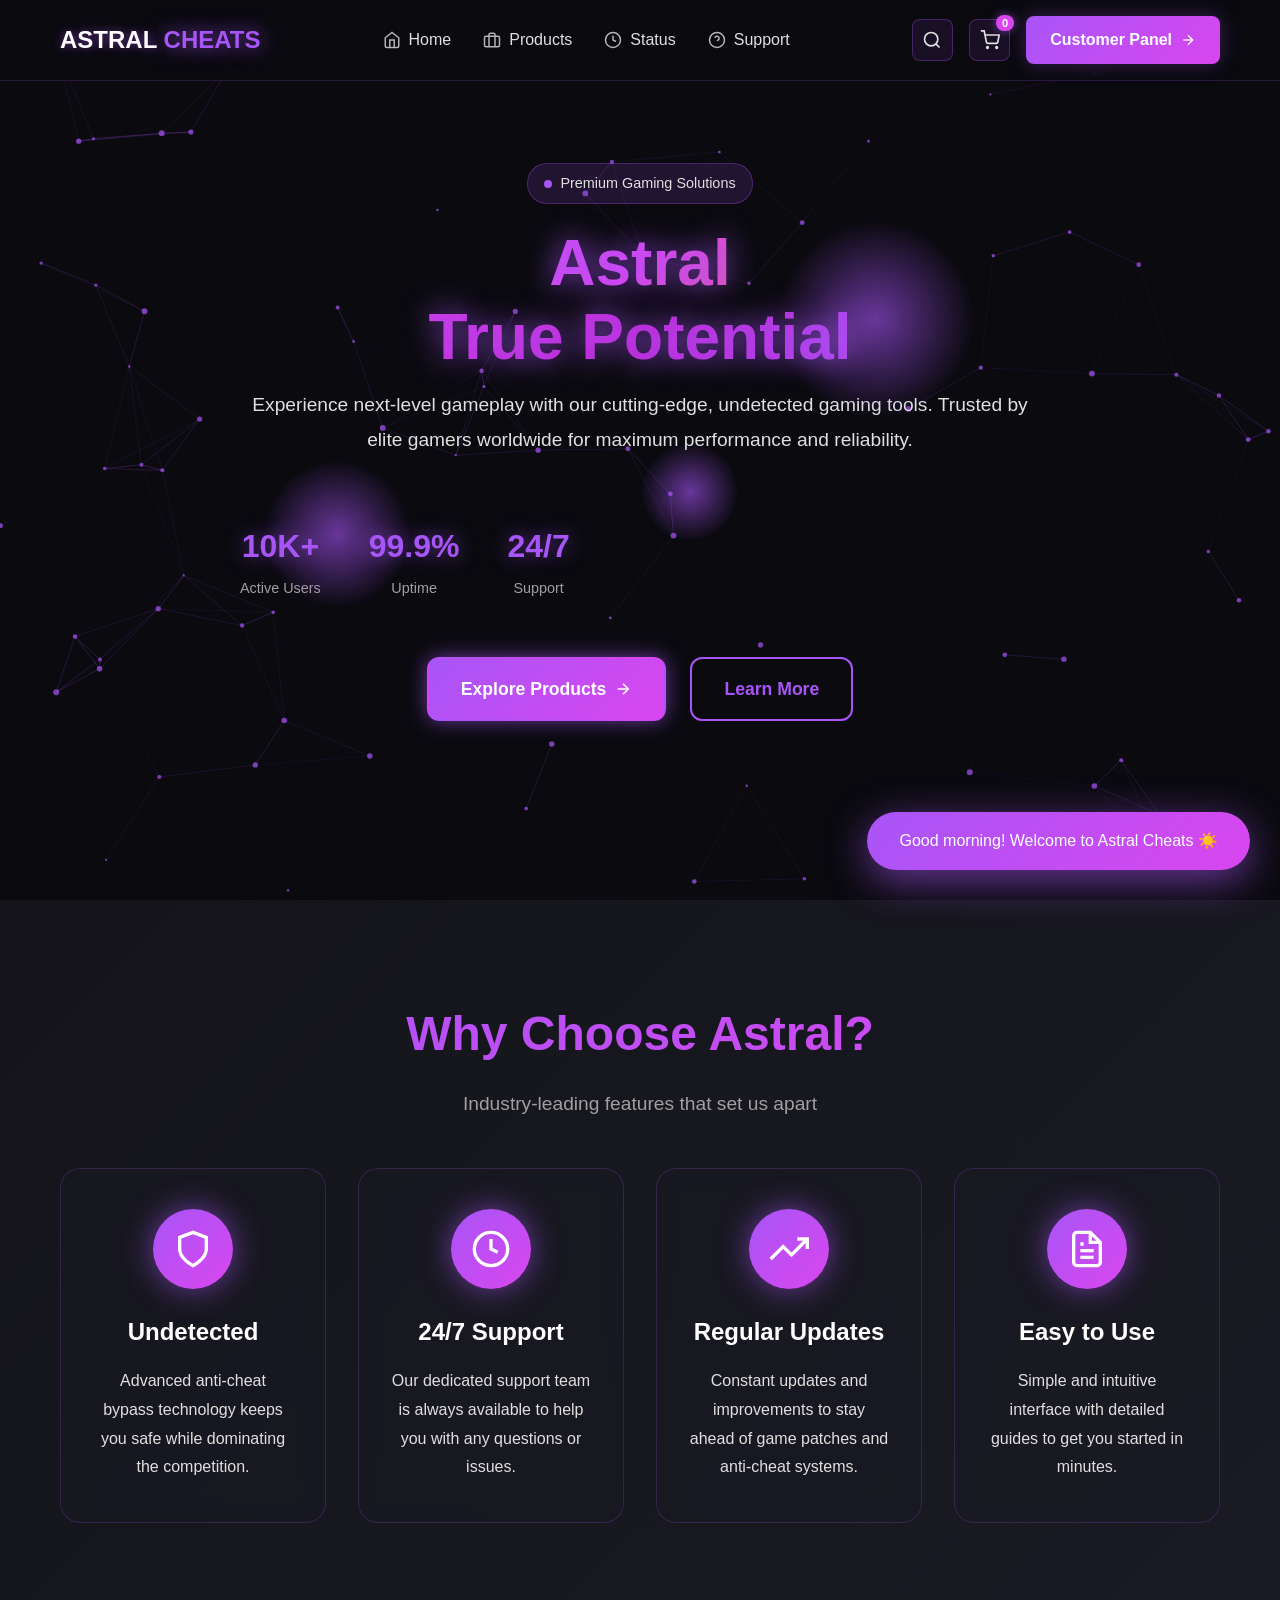
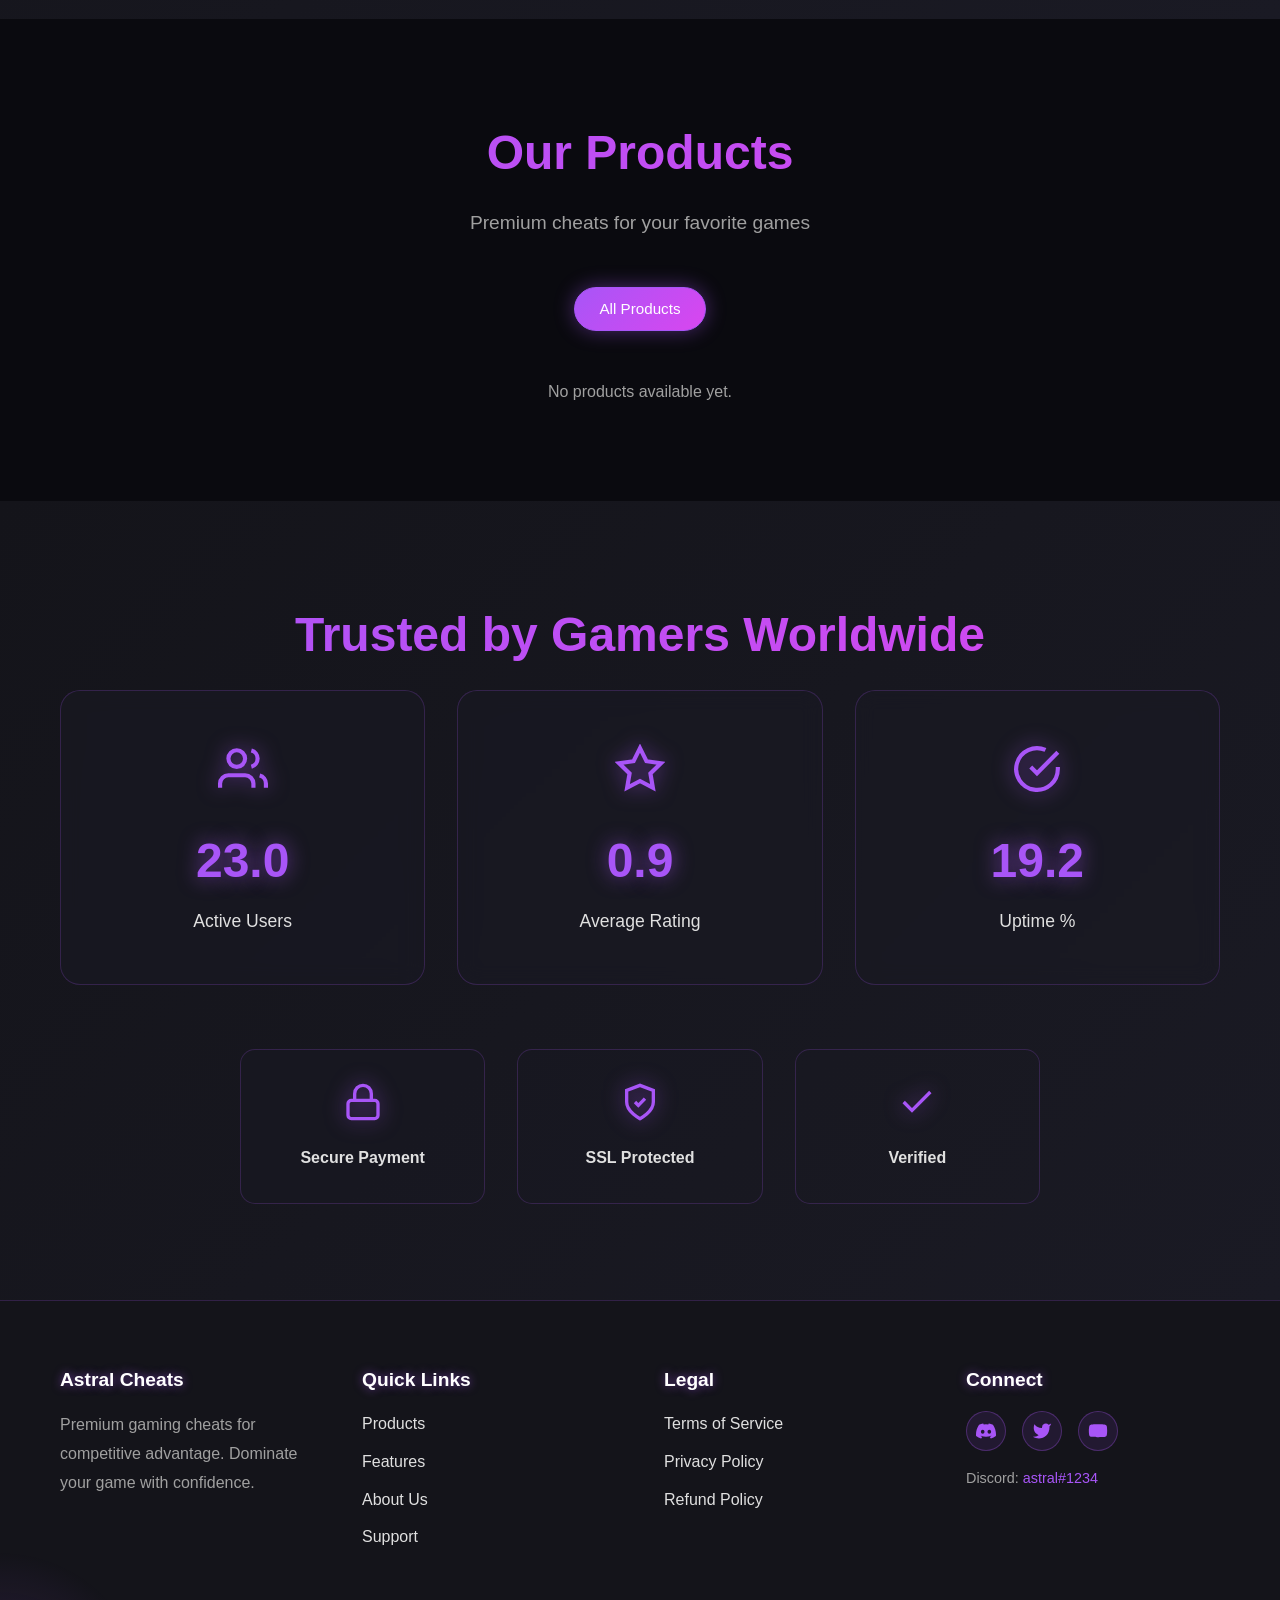
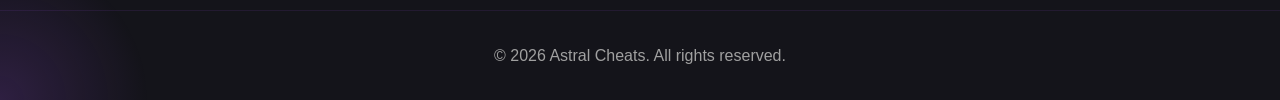
<file: index.html>
<!DOCTYPE html>
<html lang="en">
<head>
    <meta charset="UTF-8">
    <meta name="viewport" content="width=device-width, initial-scale=1.0">
    <meta name="description" content="Astral Cheats - Premium gaming cheats with undetected features, 24/7 support, and regular updates. Dominate your game today!">
    <meta name="keywords" content="gaming cheats, undetected cheats, fortnite, valorant, apex legends, warzone">
    <meta name="author" content="Astral Cheats">
    <title>Astral Cheats - Dominate Your Game</title>
    <link rel="stylesheet" href="css/styles.css">
</head>
<body>
    <!-- Navigation -->
    <nav class="navbar" id="navbar">
        <div class="container nav-container">
            <div class="logo">
                <span class="logo-text">ASTRAL</span>
                <span class="logo-accent">CHEATS</span>
            </div>
            <ul class="nav-menu">
                <li>
                    <a href="#home" class="nav-link">
                        <svg class="nav-icon" xmlns="http://www.w3.org/2000/svg" viewBox="0 0 24 24" fill="none" stroke="currentColor" stroke-width="2">
                            <path d="M3 9l9-7 9 7v11a2 2 0 0 1-2 2H5a2 2 0 0 1-2-2z"/>
                            <polyline points="9 22 9 12 15 12 15 22"/>
                        </svg>
                        <span>Home</span>
                    </a>
                </li>
                <li>
                    <a href="#products" class="nav-link">
                        <svg class="nav-icon" xmlns="http://www.w3.org/2000/svg" viewBox="0 0 24 24" fill="none" stroke="currentColor" stroke-width="2">
                            <rect x="2" y="7" width="20" height="14" rx="2" ry="2"/>
                            <path d="M16 21V5a2 2 0 0 0-2-2h-4a2 2 0 0 0-2 2v16"/>
                        </svg>
                        <span>Products</span>
                    </a>
                </li>
                <li>
                    <a href="status.html" class="nav-link">
                        <svg class="nav-icon" xmlns="http://www.w3.org/2000/svg" viewBox="0 0 24 24" fill="none" stroke="currentColor" stroke-width="2">
                            <circle cx="12" cy="12" r="10"/>
                            <path d="M12 6v6l4 2"/>
                        </svg>
                        <span>Status</span>
                    </a>
                </li>
                <li>
                    <a href="#" class="nav-link" id="support-link">
                        <svg class="nav-icon" xmlns="http://www.w3.org/2000/svg" viewBox="0 0 24 24" fill="none" stroke="currentColor" stroke-width="2">
                            <circle cx="12" cy="12" r="10"/>
                            <path d="M9.09 9a3 3 0 0 1 5.83 1c0 2-3 3-3 3"/>
                            <line x1="12" y1="17" x2="12.01" y2="17"/>
                        </svg>
                        <span>Support</span>
                    </a>
                </li>
            </ul>
            <div class="nav-actions">
                <button class="nav-action-btn" id="search-btn" aria-label="Search">
                    <svg xmlns="http://www.w3.org/2000/svg" viewBox="0 0 24 24" fill="none" stroke="currentColor" stroke-width="2">
                        <circle cx="11" cy="11" r="8"/>
                        <path d="m21 21-4.35-4.35"/>
                    </svg>
                </button>
                <button class="nav-action-btn cart-btn" id="cart-btn" aria-label="Shopping Cart">
                    <svg xmlns="http://www.w3.org/2000/svg" viewBox="0 0 24 24" fill="none" stroke="currentColor" stroke-width="2">
                        <circle cx="9" cy="21" r="1"/>
                        <circle cx="20" cy="21" r="1"/>
                        <path d="M1 1h4l2.68 13.39a2 2 0 0 0 2 1.61h9.72a2 2 0 0 0 2-1.61L23 6H6"/>
                    </svg>
                    <span class="cart-badge">0</span>
                </button>
                <a href="admin.html" class="btn-customer-panel">
                    <span>Customer Panel</span>
                    <svg xmlns="http://www.w3.org/2000/svg" viewBox="0 0 24 24" fill="none" stroke="currentColor" stroke-width="2">
                        <line x1="5" y1="12" x2="19" y2="12"/>
                        <polyline points="12 5 19 12 12 19"/>
                    </svg>
                </a>
            </div>
            <button class="mobile-menu-toggle" id="mobile-menu-toggle" aria-label="Toggle menu">
                <span></span>
                <span></span>
                <span></span>
            </button>
        </div>
    </nav>

    <!-- Particle Background -->
    <canvas id="particles-canvas"></canvas>

    <!-- Hero Section -->
    <section id="home" class="hero">
        <div class="container hero-container">
            <div class="hero-content fade-in">
                <div class="hero-badge">
                    <span class="badge-dot"></span>
                    <span>Premium Gaming Solutions</span>
                </div>
                <h1 class="hero-title">
                    <span class="gradient-text typing-text">Unleash Your</span>
                    <span class="gradient-text-alt">True Potential</span>
                </h1>
                <p class="hero-description">Experience next-level gameplay with our cutting-edge, undetected gaming tools. Trusted by elite gamers worldwide for maximum performance and reliability.</p>
                <div class="hero-stats">
                    <div class="hero-stat">
                        <div class="hero-stat-number">10K+</div>
                        <div class="hero-stat-label">Active Users</div>
                    </div>
                    <div class="hero-stat">
                        <div class="hero-stat-number">99.9%</div>
                        <div class="hero-stat-label">Uptime</div>
                    </div>
                    <div class="hero-stat">
                        <div class="hero-stat-number">24/7</div>
                        <div class="hero-stat-label">Support</div>
                    </div>
                </div>
                <div class="hero-buttons">
                    <a href="#products" class="btn btn-primary btn-hero pulse-glow">
                        <span>Explore Products</span>
                        <svg xmlns="http://www.w3.org/2000/svg" viewBox="0 0 24 24" fill="none" stroke="currentColor" stroke-width="2">
                            <line x1="5" y1="12" x2="19" y2="12"/>
                            <polyline points="12 5 19 12 12 19"/>
                        </svg>
                    </a>
                    <a href="#features" class="btn btn-secondary btn-hero">
                        <span>Learn More</span>
                    </a>
                </div>
            </div>
            <div class="hero-decoration">
                <div class="floating-element element-1"></div>
                <div class="floating-element element-2"></div>
                <div class="floating-element element-3"></div>
            </div>
        </div>
    </section>

    <!-- Features Section -->
    <section id="features" class="features">
        <div class="container">
            <h2 class="section-title fade-in-up">Why Choose Astral?</h2>
            <p class="section-subtitle fade-in-up">Industry-leading features that set us apart</p>
            <div class="features-grid">
                <div class="feature-card fade-in-up" data-delay="0">
                    <div class="feature-icon">
                        <svg xmlns="http://www.w3.org/2000/svg" viewBox="0 0 24 24" fill="none" stroke="currentColor" stroke-width="2">
                            <path d="M12 22s8-4 8-10V5l-8-3-8 3v7c0 6 8 10 8 10z"/>
                        </svg>
                    </div>
                    <h3 class="feature-title">Undetected</h3>
                    <p class="feature-description">Advanced anti-cheat bypass technology keeps you safe while dominating the competition.</p>
                </div>
                <div class="feature-card fade-in-up" data-delay="1">
                    <div class="feature-icon">
                        <svg xmlns="http://www.w3.org/2000/svg" viewBox="0 0 24 24" fill="none" stroke="currentColor" stroke-width="2">
                            <circle cx="12" cy="12" r="10"/>
                            <polyline points="12 6 12 12 16 14"/>
                        </svg>
                    </div>
                    <h3 class="feature-title">24/7 Support</h3>
                    <p class="feature-description">Our dedicated support team is always available to help you with any questions or issues.</p>
                </div>
                <div class="feature-card fade-in-up" data-delay="2">
                    <div class="feature-icon">
                        <svg xmlns="http://www.w3.org/2000/svg" viewBox="0 0 24 24" fill="none" stroke="currentColor" stroke-width="2">
                            <polyline points="23 6 13.5 15.5 8.5 10.5 1 18"/>
                            <polyline points="17 6 23 6 23 12"/>
                        </svg>
                    </div>
                    <h3 class="feature-title">Regular Updates</h3>
                    <p class="feature-description">Constant updates and improvements to stay ahead of game patches and anti-cheat systems.</p>
                </div>
                <div class="feature-card fade-in-up" data-delay="3">
                    <div class="feature-icon">
                        <svg xmlns="http://www.w3.org/2000/svg" viewBox="0 0 24 24" fill="none" stroke="currentColor" stroke-width="2">
                            <path d="M14 2H6a2 2 0 0 0-2 2v16a2 2 0 0 0 2 2h12a2 2 0 0 0 2-2V8z"/>
                            <polyline points="14 2 14 8 20 8"/>
                            <line x1="16" y1="13" x2="8" y2="13"/>
                            <line x1="16" y1="17" x2="8" y2="17"/>
                            <polyline points="10 9 9 9 8 9"/>
                        </svg>
                    </div>
                    <h3 class="feature-title">Easy to Use</h3>
                    <p class="feature-description">Simple and intuitive interface with detailed guides to get you started in minutes.</p>
                </div>
            </div>
        </div>
    </section>

    <!-- Products Showcase -->
    <section id="products" class="products">
        <div class="container">
            <h2 class="section-title fade-in-up">Our Products</h2>
            <p class="section-subtitle fade-in-up">Premium cheats for your favorite games</p>
            
            <!-- Category Filter Tabs -->
            <div class="category-tabs" id="category-tabs">
                <button class="category-tab active" data-category="all">All Products</button>
                <!-- Dynamic category tabs will be loaded here -->
            </div>
            
            <div class="products-grid" id="products-grid">
                <!-- Products will be dynamically loaded here -->
            </div>
        </div>
    </section>

    <!-- Product Details Modal -->
    <div id="product-details-modal" class="product-modal">
        <div class="product-modal-overlay"></div>
        <div class="product-modal-content">
            <button class="product-modal-close" id="close-product-modal">&times;</button>
            <div class="product-modal-body">
                <div class="product-modal-header">
                    <div class="product-modal-title-section">
                        <div class="product-modal-info">
                            <h2 id="modal-product-name"></h2>
                        </div>
                        <div class="product-modal-badge" id="modal-product-badge"></div>
                    </div>
                    <div class="product-modal-meta">
                        <div class="product-modal-status" id="modal-product-status"></div>
                        <div class="product-modal-stats">
                            <div class="stat-item">
                                <span class="stat-icon">⭐</span>
                                <span class="stat-value" id="modal-product-rating">4.8</span>
                            </div>
                        </div>
                    </div>
                </div>
                <div class="product-modal-description" id="modal-product-description"></div>
                <div class="product-modal-features">
                    <h3>Features</h3>
                    <ul id="modal-product-features"></ul>
                </div>
                <div class="product-modal-pricing">
                    <h3>Select Duration</h3>
                    <div class="duration-options" id="duration-options">
                        <!-- Duration options will be loaded here -->
                    </div>
                    <div class="selected-price">
                        <span class="price-label">Total:</span>
                        <span class="price-value" id="selected-price">Select a duration</span>
                    </div>
                    <button class="btn btn-primary btn-large" id="purchase-btn" disabled>
                        Purchase Now
                    </button>
                </div>
            </div>
        </div>
    </div>

    <!-- Discount Popup -->
    <div id="discount-popup" class="discount-popup">
        <div class="discount-popup-content">
            <button class="discount-popup-close" id="close-discount-popup">&times;</button>
            <div class="discount-popup-icon">🎉</div>
            <h2>Welcome to Astral Cheats!</h2>
            <p>Get <strong>10% OFF</strong> your first purchase</p>
            <div class="discount-code">
                <code id="discount-code-text">ASTRAL10</code>
                <button class="btn-copy-code" id="copy-discount-code">Copy Code</button>
            </div>
            <p class="discount-note">Use this code at checkout</p>
        </div>
    </div>

    <!-- Trust Section -->
    <section id="trust" class="trust">
        <div class="container">
            <h2 class="section-title fade-in-up">Trusted by Gamers Worldwide</h2>
            <div class="trust-stats">
                <div class="stat-card fade-in-up" data-delay="0">
                    <div class="stat-icon">
                        <svg xmlns="http://www.w3.org/2000/svg" viewBox="0 0 24 24" fill="none" stroke="currentColor" stroke-width="2">
                            <path d="M17 21v-2a4 4 0 0 0-4-4H5a4 4 0 0 0-4 4v2"/>
                            <circle cx="9" cy="7" r="4"/>
                            <path d="M23 21v-2a4 4 0 0 0-3-3.87"/>
                            <path d="M16 3.13a4 4 0 0 1 0 7.75"/>
                        </svg>
                    </div>
                    <div class="stat-number">0</div>
                    <div class="stat-label">Active Users</div>
                </div>
                <div class="stat-card fade-in-up" data-delay="1">
                    <div class="stat-icon">
                        <svg xmlns="http://www.w3.org/2000/svg" viewBox="0 0 24 24" fill="none" stroke="currentColor" stroke-width="2">
                            <polygon points="12 2 15.09 8.26 22 9.27 17 14.14 18.18 21.02 12 17.77 5.82 21.02 7 14.14 2 9.27 8.91 8.26 12 2"/>
                        </svg>
                    </div>
                    <div class="stat-number" data-target="4.8">0</div>
                    <div class="stat-label">Average Rating</div>
                </div>
                <div class="stat-card fade-in-up" data-delay="2">
                    <div class="stat-icon">
                        <svg xmlns="http://www.w3.org/2000/svg" viewBox="0 0 24 24" fill="none" stroke="currentColor" stroke-width="2">
                            <path d="M22 11.08V12a10 10 0 1 1-5.93-9.14"/>
                            <polyline points="22 4 12 14.01 9 11.01"/>
                        </svg>
                    </div>
                    <div class="stat-number" data-target="99.9">0</div>
                    <div class="stat-label">Uptime %</div>
                </div>
            </div>
            <div class="trust-badges">
                <div class="badge-card fade-in-up" data-delay="0">
                    <div class="badge-icon">
                        <svg xmlns="http://www.w3.org/2000/svg" viewBox="0 0 24 24" fill="none" stroke="currentColor" stroke-width="2">
                            <rect x="3" y="11" width="18" height="11" rx="2" ry="2"/>
                            <path d="M7 11V7a5 5 0 0 1 10 0v4"/>
                        </svg>
                    </div>
                    <p class="badge-text">Secure Payment</p>
                </div>
                <div class="badge-card fade-in-up" data-delay="1">
                    <div class="badge-icon">
                        <svg xmlns="http://www.w3.org/2000/svg" viewBox="0 0 24 24" fill="none" stroke="currentColor" stroke-width="2">
                            <path d="M12 22s8-4 8-10V5l-8-3-8 3v7c0 6 8 10 8 10z"/>
                            <path d="M9 12l2 2 4-4"/>
                        </svg>
                    </div>
                    <p class="badge-text">SSL Protected</p>
                </div>
                <div class="badge-card fade-in-up" data-delay="2">
                    <div class="badge-icon">
                        <svg xmlns="http://www.w3.org/2000/svg" viewBox="0 0 24 24" fill="none" stroke="currentColor" stroke-width="2">
                            <polyline points="20 6 9 17 4 12"/>
                        </svg>
                    </div>
                    <p class="badge-text">Verified</p>
                </div>
            </div>
        </div>
    </section>

    <!-- Footer -->
    <footer class="footer">
        <div class="container footer-container">
            <div class="footer-section">
                <h4 class="footer-title">Astral Cheats</h4>
                <p class="footer-description">Premium gaming cheats for competitive advantage. Dominate your game with confidence.</p>
            </div>
            <div class="footer-section">
                <h4 class="footer-title">Quick Links</h4>
                <ul class="footer-links">
                    <li><a href="#products">Products</a></li>
                    <li><a href="#features">Features</a></li>
                    <li><a href="#trust">About Us</a></li>
                    <li><a href="#support">Support</a></li>
                </ul>
            </div>
            <div class="footer-section">
                <h4 class="footer-title">Legal</h4>
                <ul class="footer-links">
                    <li><a href="#terms">Terms of Service</a></li>
                    <li><a href="#privacy">Privacy Policy</a></li>
                    <li><a href="#refund">Refund Policy</a></li>
                </ul>
            </div>
            <div class="footer-section">
                <h4 class="footer-title">Connect</h4>
                <div class="social-icons">
                    <a href="#" class="social-icon" aria-label="Discord">
                        <svg xmlns="http://www.w3.org/2000/svg" viewBox="0 0 24 24" fill="currentColor">
                            <path d="M20.317 4.37a19.791 19.791 0 0 0-4.885-1.515a.074.074 0 0 0-.079.037c-.21.375-.444.864-.608 1.25a18.27 18.27 0 0 0-5.487 0a12.64 12.64 0 0 0-.617-1.25a.077.077 0 0 0-.079-.037A19.736 19.736 0 0 0 3.677 4.37a.07.07 0 0 0-.032.027C.533 9.046-.32 13.58.099 18.057a.082.082 0 0 0 .031.057a19.9 19.9 0 0 0 5.993 3.03a.078.078 0 0 0 .084-.028a14.09 14.09 0 0 0 1.226-1.994a.076.076 0 0 0-.041-.106a13.107 13.107 0 0 1-1.872-.892a.077.077 0 0 1-.008-.128a10.2 10.2 0 0 0 .372-.292a.074.074 0 0 1 .077-.01c3.928 1.793 8.18 1.793 12.062 0a.074.074 0 0 1 .078.01c.12.098.246.198.373.292a.077.077 0 0 1-.006.127a12.299 12.299 0 0 1-1.873.892a.077.077 0 0 0-.041.107c.36.698.772 1.362 1.225 1.993a.076.076 0 0 0 .084.028a19.839 19.839 0 0 0 6.002-3.03a.077.077 0 0 0 .032-.054c.5-5.177-.838-9.674-3.549-13.66a.061.061 0 0 0-.031-.03zM8.02 15.33c-1.183 0-2.157-1.085-2.157-2.419c0-1.333.956-2.419 2.157-2.419c1.21 0 2.176 1.096 2.157 2.42c0 1.333-.956 2.418-2.157 2.418zm7.975 0c-1.183 0-2.157-1.085-2.157-2.419c0-1.333.955-2.419 2.157-2.419c1.21 0 2.176 1.096 2.157 2.42c0 1.333-.946 2.418-2.157 2.418z"/>
                        </svg>
                    </a>
                    <a href="#" class="social-icon" aria-label="Twitter">
                        <svg xmlns="http://www.w3.org/2000/svg" viewBox="0 0 24 24" fill="currentColor">
                            <path d="M23 3a10.9 10.9 0 0 1-3.14 1.53 4.48 4.48 0 0 0-7.86 3v1A10.66 10.66 0 0 1 3 4s-4 9 5 13a11.64 11.64 0 0 1-7 2c9 5 20 0 20-11.5a4.5 4.5 0 0 0-.08-.83A7.72 7.72 0 0 0 23 3z"/>
                        </svg>
                    </a>
                    <a href="#" class="social-icon" aria-label="YouTube">
                        <svg xmlns="http://www.w3.org/2000/svg" viewBox="0 0 24 24" fill="currentColor">
                            <path d="M22.54 6.42a2.78 2.78 0 0 0-1.94-2C18.88 4 12 4 12 4s-6.88 0-8.6.46a2.78 2.78 0 0 0-1.94 2A29 29 0 0 0 1 11.75a29 29 0 0 0 .46 5.33A2.78 2.78 0 0 0 3.4 19c1.72.46 8.6.46 8.6.46s6.88 0 8.6-.46a2.78 2.78 0 0 0 1.94-2a29 29 0 0 0 .46-5.25a29 29 0 0 0-.46-5.33z"/>
                            <polygon points="9.75 15.02 15.5 11.75 9.75 8.48 9.75 15.02"/>
                        </svg>
                    </a>
                </div>
                <p class="discord-link">Discord: <span class="copy-discord" data-clipboard="astral#1234">astral#1234</span></p>
            </div>
        </div>
        <div class="footer-bottom">
            <p>&copy; 2026 Astral Cheats. All rights reserved.</p>
        </div>
    </footer>

    <!-- Notification Toast -->
    <div id="notification-toast" class="notification-toast">
        <span id="toast-message"></span>
    </div>

    <!-- Cursor Glow -->
    <div id="cursor-glow"></div>

    <script src="js/script.js"></script>
</body>
</html>
</file>
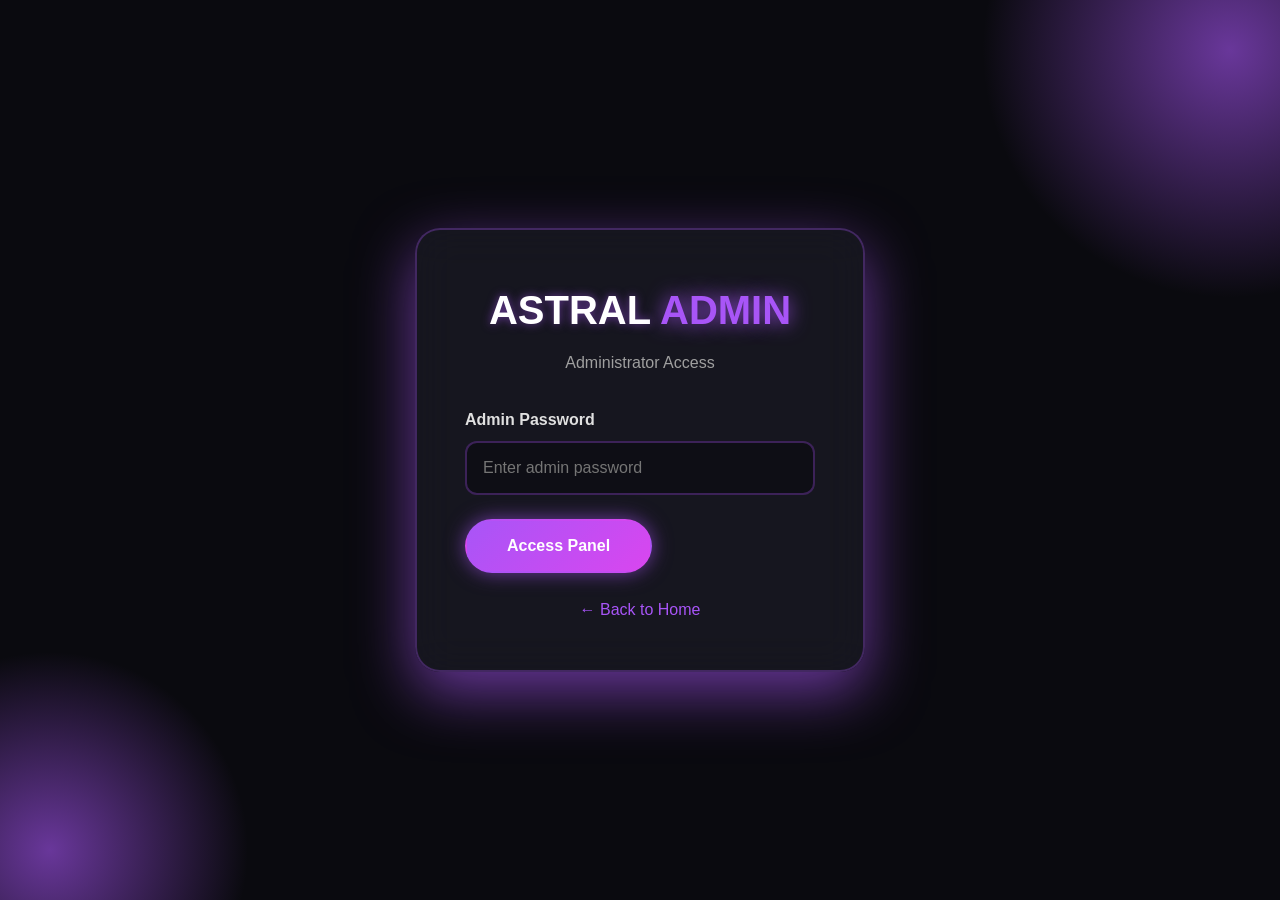
<file: admin.html>
<!DOCTYPE html>
<html lang="en">
<head>
    <meta charset="UTF-8">
    <meta name="viewport" content="width=device-width, initial-scale=1.0">
    <title>Admin Panel - Astral Cheats</title>
    <link rel="stylesheet" href="css/styles.css">
    <link rel="stylesheet" href="css/admin.css">
</head>
<body>
    <!-- Login Screen -->
    <div id="login-screen" class="login-screen">
        <div class="login-container">
            <div class="login-header">
                <h1 class="logo-text">ASTRAL <span class="logo-accent">ADMIN</span></h1>
                <p class="login-subtitle">Administrator Access</p>
            </div>
            <form id="login-form" class="login-form">
                <div class="form-group">
                    <label for="admin-password">Admin Password</label>
                    <input 
                        type="password" 
                        id="admin-password" 
                        placeholder="Enter admin password"
                        autocomplete="off"
                        required
                    >
                </div>
                <button type="submit" class="btn btn-primary">Access Panel</button>
                <p id="login-error" class="login-error"></p>
            </form>
            <a href="index.html" class="back-link">← Back to Home</a>
        </div>
    </div>

    <!-- Admin Panel -->
    <div id="admin-panel" class="admin-panel" style="display: none;">
        <!-- Admin Navigation -->
        <nav class="admin-nav">
            <div class="admin-nav-header">
                <h2>ASTRAL ADMIN</h2>
            </div>
            <ul class="admin-nav-menu">
                <li><a href="#" class="admin-nav-link active" data-tab="products">Products</a></li>
                <li><a href="#" class="admin-nav-link" data-tab="categories">Categories</a></li>
                <li><a href="#" class="admin-nav-link" data-tab="status">Status Page</a></li>
                <li><a href="index.html" class="admin-nav-link">View Site</a></li>
                <li><a href="#" class="admin-nav-link" id="logout-btn">Logout</a></li>
            </ul>
        </nav>

        <!-- Admin Content -->
        <div class="admin-content">
            <!-- Products Management Tab -->
            <div id="products-tab" class="admin-tab active">
                <div class="admin-header">
                    <h1>Product Management</h1>
                    <button class="btn btn-primary" id="add-product-btn">+ Add Product</button>
                </div>

                <div class="products-list" id="products-list">
                    <!-- Products will be dynamically loaded here -->
                </div>
            </div>

            <!-- Categories Management Tab -->
            <div id="categories-tab" class="admin-tab">
                <div class="admin-header">
                    <h1>Category Management</h1>
                    <button class="btn btn-primary" id="add-category-btn">+ Add Category</button>
                </div>

                <div class="categories-list" id="categories-list">
                    <!-- Categories will be dynamically loaded here -->
                </div>
            </div>

            <!-- Status Page Management Tab -->
            <div id="status-tab" class="admin-tab">
                <div class="admin-header">
                    <h1>Status Management</h1>
                    <p class="admin-subtitle">Manage product status visibility</p>
                </div>

                <div class="status-list" id="status-list">
                    <!-- Status items will be dynamically loaded here -->
                </div>
            </div>
        </div>
    </div>

    <!-- Product Edit Modal -->
    <div id="product-modal" class="modal">
        <div class="modal-content modal-content-wide">
            <div class="modal-header">
                <h2 id="modal-title">Edit Product</h2>
                <button class="modal-close" id="close-modal">&times;</button>
            </div>
            <form id="product-form" class="product-form">
                <input type="hidden" id="product-id">
                <input type="hidden" id="product-badge" value="">
                <input type="hidden" id="product-period" value="/month">
                <input type="hidden" id="product-featured" value="false">
                
                <div class="form-row">
                    <div class="form-column">
                        <div class="form-group">
                            <label for="product-name">Product Name</label>
                            <input type="text" id="product-name" required>
                        </div>

                        <div class="form-group">
                            <label for="product-price">Price ($)</label>
                            <input type="number" id="product-price" step="0.01" required>
                        </div>

                        <div class="form-group">
                            <label for="product-status">Status</label>
                            <select id="product-status" class="status-select">
                                <option value="working">✓ Working / Updated</option>
                                <option value="caution">⚠ Working - Use at Own Risk</option>
                                <option value="updating">🔄 Updating</option>
                                <option value="offline">✗ Offline</option>
                            </select>
                        </div>

                        <div class="form-group">
                            <label for="product-description">Description</label>
                            <textarea id="product-description" rows="4"></textarea>
                        </div>

                        <div class="form-group">
                            <label for="product-image">Image URL</label>
                            <input type="text" id="product-image" placeholder="https://example.com/image.jpg">
                        </div>
                    </div>

                    <div class="form-column">
                        <div class="form-group">
                            <label>Features</label>
                            <div id="features-list-container" class="features-list-container">
                                <!-- Feature items will be added here -->
                            </div>
                            <div style="display: flex; gap: 0.5rem; margin-top: 0.5rem;">
                                <input type="text" id="new-feature-input" placeholder="Add a feature..." style="flex: 1;">
                                <button type="button" class="btn btn-secondary btn-small" id="add-feature-btn">+ Add</button>
                            </div>
                        </div>

                        <div class="form-group">
                            <label>Categories</label>
                            <div id="product-categories" class="categories-checkboxes">
                                <!-- Category checkboxes will be loaded here -->
                            </div>
                        </div>

                        <div class="form-group">
                            <label>Pricing Durations</label>
                            <div id="durations-list" class="durations-list">
                                <!-- Duration inputs will be added here -->
                            </div>
                            <button type="button" class="btn btn-secondary btn-small" id="add-duration-btn">+ Add Duration</button>
                        </div>
                    </div>
                </div>

                <div class="form-actions">
                    <button type="submit" class="btn btn-primary">Save Product</button>
                    <button type="button" class="btn btn-secondary" id="cancel-modal">Cancel</button>
                </div>
            </form>
        </div>
    </div>

    <!-- Category Edit Modal -->
    <div id="category-modal" class="modal">
        <div class="modal-content">
            <div class="modal-header">
                <h2 id="category-modal-title">Add Category</h2>
                <button class="modal-close" id="close-category-modal">&times;</button>
            </div>
            <form id="category-form" class="product-form">
                <input type="hidden" id="category-id">
                
                <div class="form-group">
                    <label for="category-name">Category Name</label>
                    <input type="text" id="category-name" placeholder="e.g., Fortnite Cheats" required>
                </div>

                <div class="form-group">
                    <label for="category-description">Description (Optional)</label>
                    <textarea id="category-description" rows="2" placeholder="Brief description of the category"></textarea>
                </div>

                <div class="form-actions">
                    <button type="submit" class="btn btn-primary">Save Category</button>
                    <button type="button" class="btn btn-secondary" id="cancel-category-modal">Cancel</button>
                </div>
            </form>
        </div>
    </div>

    <!-- Notification Toast -->
    <div id="notification-toast" class="notification-toast">
        <span id="toast-message"></span>
    </div>

    <script src="js/admin.js"></script>
</body>
</html>
</file>
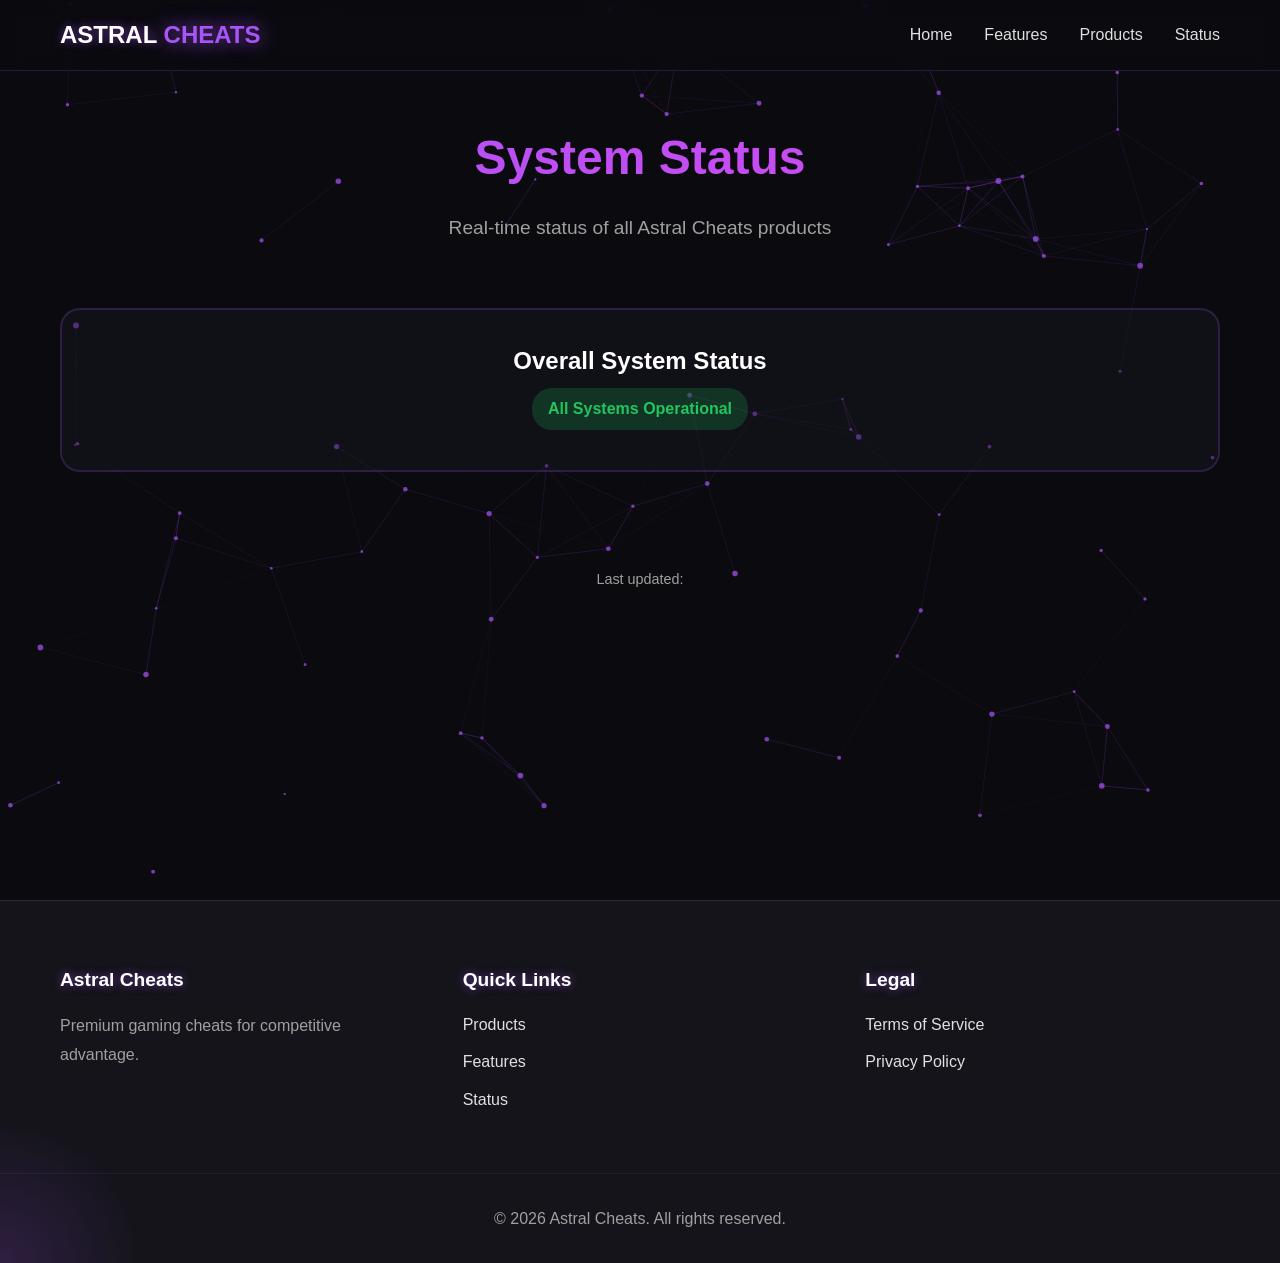
<file: status.html>
<!DOCTYPE html>
<html lang="en">
<head>
    <meta charset="UTF-8">
    <meta name="viewport" content="width=device-width, initial-scale=1.0">
    <meta name="description" content="Astral Cheats Status Page - Check the current status of all our products">
    <title>Status - Astral Cheats</title>
    <link rel="stylesheet" href="css/styles.css">
    <style>
        .status-page {
            min-height: 100vh;
            padding: 120px 0 80px;
        }

        .status-header {
            text-align: center;
            margin-bottom: 4rem;
        }

        .status-grid {
            display: grid;
            gap: 2rem;
            max-width: 1000px;
            margin: 0 auto;
        }

        .status-card {
            background: rgba(26, 26, 36, 0.6);
            backdrop-filter: blur(10px);
            border: 2px solid rgba(168, 85, 247, 0.2);
            border-radius: 25px;
            padding: 2rem;
            transition: all 0.3s ease;
            display: flex;
            align-items: center;
            gap: 2rem;
        }

        .status-card:hover {
            border-color: var(--primary-purple);
            box-shadow: 0 10px 40px var(--glow-purple);
            transform: translateY(-5px);
        }

        .status-indicator-large {
            width: 80px;
            height: 80px;
            border-radius: 50%;
            display: flex;
            align-items: center;
            justify-content: center;
            font-size: 2rem;
            font-weight: 700;
            flex-shrink: 0;
        }

        .status-indicator-large.status-working {
            background: rgba(34, 197, 94, 0.2);
            border: 3px solid #22c55e;
            color: #22c55e;
            box-shadow: 0 0 30px rgba(34, 197, 94, 0.5);
            animation: pulseGreen 2s ease-in-out infinite;
        }

        .status-indicator-large.status-caution {
            background: rgba(249, 115, 22, 0.2);
            border: 3px solid #f97316;
            color: #f97316;
            box-shadow: 0 0 30px rgba(249, 115, 22, 0.5);
            animation: pulseOrange 2s ease-in-out infinite;
        }

        .status-indicator-large.status-updating {
            background: rgba(59, 130, 246, 0.2);
            border: 3px solid #3b82f6;
            color: #3b82f6;
            box-shadow: 0 0 30px rgba(59, 130, 246, 0.5);
            animation: pulseBlue 2s ease-in-out infinite;
        }

        .status-indicator-large.status-offline {
            background: rgba(239, 68, 68, 0.2);
            border: 3px solid #ef4444;
            color: #ef4444;
            box-shadow: 0 0 30px rgba(239, 68, 68, 0.5);
        }

        @keyframes pulseGreen {
            0%, 100% {
                box-shadow: 0 0 30px rgba(34, 197, 94, 0.5);
            }
            50% {
                box-shadow: 0 0 50px rgba(34, 197, 94, 0.8);
            }
        }

        @keyframes pulseOrange {
            0%, 100% {
                box-shadow: 0 0 30px rgba(249, 115, 22, 0.5);
            }
            50% {
                box-shadow: 0 0 50px rgba(249, 115, 22, 0.8);
            }
        }

        @keyframes pulseBlue {
            0%, 100% {
                box-shadow: 0 0 30px rgba(59, 130, 246, 0.5);
                transform: rotate(0deg);
            }
            50% {
                box-shadow: 0 0 50px rgba(59, 130, 246, 0.8);
                transform: rotate(180deg);
            }
        }

        .status-content {
            flex: 1;
        }

        .status-content h3 {
            color: var(--text-primary);
            font-size: 1.8rem;
            margin-bottom: 0.5rem;
        }

        .status-label {
            display: inline-block;
            padding: 0.5rem 1rem;
            border-radius: 20px;
            font-weight: 600;
            font-size: 1rem;
            margin-bottom: 0.5rem;
        }

        .status-label.status-working {
            background: rgba(34, 197, 94, 0.2);
            color: #22c55e;
        }

        .status-label.status-caution {
            background: rgba(249, 115, 22, 0.2);
            color: #f97316;
        }

        .status-label.status-updating {
            background: rgba(59, 130, 246, 0.2);
            color: #3b82f6;
        }

        .status-label.status-offline {
            background: rgba(239, 68, 68, 0.2);
            color: #ef4444;
        }

        .status-description {
            color: var(--text-muted);
            font-size: 0.95rem;
        }

        .overall-status {
            text-align: center;
            margin-bottom: 3rem;
            padding: 2rem;
            background: rgba(26, 26, 36, 0.4);
            border-radius: 20px;
            border: 2px solid rgba(168, 85, 247, 0.2);
        }

        .overall-status h2 {
            color: var(--text-primary);
            font-size: 1.5rem;
            margin-bottom: 0.5rem;
        }

        .last-updated {
            color: var(--text-muted);
            font-size: 0.9rem;
            text-align: center;
            margin-top: 3rem;
        }

        @media (max-width: 768px) {
            .status-card {
                flex-direction: column;
                text-align: center;
            }
        }
    </style>
</head>
<body>
    <!-- Navigation -->
    <nav class="navbar" id="navbar">
        <div class="container nav-container">
            <div class="logo">
                <span class="logo-text">ASTRAL</span>
                <span class="logo-accent">CHEATS</span>
            </div>
            <ul class="nav-menu">
                <li><a href="index.html" class="nav-link">Home</a></li>
                <li><a href="index.html#features" class="nav-link">Features</a></li>
                <li><a href="index.html#products" class="nav-link">Products</a></li>
                <li><a href="status.html" class="nav-link">Status</a></li>
            </ul>
        </div>
    </nav>

    <!-- Particle Background -->
    <canvas id="particles-canvas"></canvas>

    <!-- Status Page -->
    <section class="status-page">
        <div class="container">
            <div class="status-header fade-in-up">
                <h1 class="section-title">System Status</h1>
                <p class="section-subtitle">Real-time status of all Astral Cheats products</p>
            </div>

            <div class="overall-status fade-in-up">
                <h2>Overall System Status</h2>
                <p id="overall-status-text" class="status-label status-working">All Systems Operational</p>
            </div>

            <div class="status-grid" id="status-grid">
                <!-- Status cards will be dynamically loaded here -->
            </div>

            <p class="last-updated" id="last-updated">Last updated: <span id="update-time"></span></p>
        </div>
    </section>

    <!-- Footer -->
    <footer class="footer">
        <div class="container footer-container">
            <div class="footer-section">
                <h4 class="footer-title">Astral Cheats</h4>
                <p class="footer-description">Premium gaming cheats for competitive advantage.</p>
            </div>
            <div class="footer-section">
                <h4 class="footer-title">Quick Links</h4>
                <ul class="footer-links">
                    <li><a href="index.html#products">Products</a></li>
                    <li><a href="index.html#features">Features</a></li>
                    <li><a href="status.html">Status</a></li>
                </ul>
            </div>
            <div class="footer-section">
                <h4 class="footer-title">Legal</h4>
                <ul class="footer-links">
                    <li><a href="#terms">Terms of Service</a></li>
                    <li><a href="#privacy">Privacy Policy</a></li>
                </ul>
            </div>
        </div>
        <div class="footer-bottom">
            <p>&copy; 2026 Astral Cheats. All rights reserved.</p>
        </div>
    </footer>

    <!-- Cursor Glow -->
    <div id="cursor-glow"></div>

    <script src="js/script.js"></script>
    <script src="js/status.js"></script>
</body>
</html>
</file>
<file: css/styles.css>
/* CSS Variables for Purple Theme */
:root {
    --primary-purple: #a855f7;
    --primary-purple-dark: #9333ea;
    --primary-purple-darker: #7e22ce;
    --accent-purple: #d946ef;
    --accent-pink: #c026d3;
    --bg-primary: #0a0a0f;
    --bg-secondary: #14141a;
    --bg-tertiary: #1a1a24;
    --text-primary: #ffffff;
    --text-secondary: #e0e0e0;
    --text-muted: #a0a0a0;
    --glow-purple: rgba(168, 85, 247, 0.6);
    --glow-purple-strong: rgba(168, 85, 247, 0.9);
    --gradient-primary: linear-gradient(135deg, var(--primary-purple) 0%, var(--accent-purple) 100%);
    --gradient-dark: linear-gradient(135deg, var(--bg-secondary) 0%, var(--bg-tertiary) 100%);
}

/* Reset & Base Styles */
* {
    margin: 0;
    padding: 0;
    box-sizing: border-box;
}

html {
    scroll-behavior: smooth;
    font-size: 16px;
}

body {
    font-family: 'Segoe UI', Tahoma, Geneva, Verdana, sans-serif;
    background-color: var(--bg-primary);
    color: var(--text-secondary);
    line-height: 1.6;
    overflow-x: hidden;
}

/* Particle Canvas Background */
#particles-canvas {
    position: fixed;
    top: 0;
    left: 0;
    width: 100%;
    height: 100%;
    z-index: -1;
    pointer-events: none;
}

/* Cursor Glow Effect */
#cursor-glow {
    position: fixed;
    width: 300px;
    height: 300px;
    border-radius: 50%;
    background: radial-gradient(circle, var(--glow-purple) 0%, transparent 70%);
    pointer-events: none;
    z-index: 9999;
    transform: translate(-50%, -50%);
    opacity: 0.3;
    transition: opacity 0.3s ease;
}

/* Container */
.container {
    max-width: 1200px;
    margin: 0 auto;
    padding: 0 20px;
}

/* Navbar */
.navbar {
    position: fixed;
    top: 0;
    left: 0;
    width: 100%;
    z-index: 1000;
    background: rgba(10, 10, 15, 0.8);
    backdrop-filter: blur(10px);
    border-bottom: 1px solid rgba(168, 85, 247, 0.2);
    transition: all 0.3s ease;
}

.navbar.scrolled {
    background: rgba(10, 10, 15, 0.95);
    box-shadow: 0 4px 20px var(--glow-purple);
}

.nav-container {
    display: flex;
    justify-content: space-between;
    align-items: center;
    padding: 1rem 20px;
}

.logo {
    font-size: 1.5rem;
    font-weight: 700;
}

.logo-text {
    color: var(--text-primary);
    text-shadow: 0 0 10px var(--glow-purple);
}

.logo-accent {
    color: var(--primary-purple);
    text-shadow: 0 0 20px var(--glow-purple-strong);
}

.nav-menu {
    display: flex;
    list-style: none;
    gap: 2rem;
}

.nav-link {
    color: var(--text-secondary);
    text-decoration: none;
    font-weight: 500;
    transition: all 0.3s ease;
    position: relative;
}

.nav-link::after {
    content: '';
    position: absolute;
    bottom: -5px;
    left: 0;
    width: 0;
    height: 2px;
    background: var(--gradient-primary);
    transition: width 0.3s ease;
}

.nav-link:hover {
    color: var(--primary-purple);
    text-shadow: 0 0 10px var(--glow-purple);
}

.nav-link:hover::after {
    width: 100%;
}

/* Hero Section */
.hero {
    min-height: 100vh;
    display: flex;
    align-items: center;
    position: relative;
    padding-top: 80px;
    overflow: hidden;
}

.hero-container {
    position: relative;
    z-index: 1;
}

.hero-content {
    text-align: center;
    max-width: 800px;
    margin: 0 auto;
}

.hero-title {
    font-size: clamp(3rem, 8vw, 5rem);
    font-weight: 900;
    margin-bottom: 1rem;
    color: var(--text-primary);
    text-shadow: 0 0 30px var(--glow-purple-strong);
}

.typing-text {
    display: inline-block;
    background: var(--gradient-primary);
    -webkit-background-clip: text;
    -webkit-text-fill-color: transparent;
    background-clip: text;
    animation: textGlow 2s ease-in-out infinite alternate;
}

.hero-subtitle {
    font-size: clamp(1.5rem, 4vw, 2.5rem);
    font-weight: 700;
    margin-bottom: 1.5rem;
    color: var(--primary-purple);
}

.glow-text {
    text-shadow: 0 0 20px var(--glow-purple),
                 0 0 40px var(--glow-purple),
                 0 0 60px var(--glow-purple);
    animation: pulseGlow 3s ease-in-out infinite;
}

.hero-description {
    font-size: 1.2rem;
    color: var(--text-secondary);
    margin-bottom: 2.5rem;
    line-height: 1.8;
}

.hero-buttons {
    display: flex;
    gap: 1.5rem;
    justify-content: center;
    flex-wrap: wrap;
}

/* Buttons */
.btn {
    display: inline-block;
    padding: 1rem 2.5rem;
    border-radius: 50px;
    text-decoration: none;
    font-weight: 600;
    font-size: 1rem;
    transition: all 0.3s ease;
    position: relative;
    overflow: hidden;
    border: 2px solid transparent;
}

.btn::before {
    content: '';
    position: absolute;
    top: 50%;
    left: 50%;
    width: 0;
    height: 0;
    border-radius: 50%;
    background: rgba(255, 255, 255, 0.1);
    transform: translate(-50%, -50%);
    transition: width 0.6s, height 0.6s;
}

.btn:active::before {
    width: 300px;
    height: 300px;
}

.btn-primary {
    background: var(--gradient-primary);
    color: var(--text-primary);
    box-shadow: 0 0 20px var(--glow-purple);
}

.btn-primary:hover {
    transform: translateY(-3px);
    box-shadow: 0 0 30px var(--glow-purple-strong),
                0 10px 30px rgba(168, 85, 247, 0.3);
}

.btn-secondary {
    background: transparent;
    color: var(--primary-purple);
    border: 2px solid var(--primary-purple);
}

.btn-secondary:hover {
    background: var(--primary-purple);
    color: var(--text-primary);
    box-shadow: 0 0 20px var(--glow-purple);
    transform: translateY(-3px);
}

.btn-product {
    width: 100%;
    background: var(--gradient-primary);
    color: var(--text-primary);
    box-shadow: 0 4px 15px var(--glow-purple);
}

.btn-product:hover {
    transform: translateY(-2px);
    box-shadow: 0 6px 25px var(--glow-purple-strong);
}

.pulse-glow {
    animation: pulseButton 2s ease-in-out infinite;
}

/* Hero Decorations */
.hero-decoration {
    position: absolute;
    top: 0;
    left: 0;
    width: 100%;
    height: 100%;
    pointer-events: none;
}

.floating-element {
    position: absolute;
    border-radius: 50%;
    background: radial-gradient(circle, var(--glow-purple) 0%, transparent 70%);
    animation: float 6s ease-in-out infinite;
}

.element-1 {
    width: 200px;
    height: 200px;
    top: 10%;
    right: 10%;
    animation-delay: 0s;
}

.element-2 {
    width: 150px;
    height: 150px;
    bottom: 20%;
    left: 5%;
    animation-delay: 2s;
}

.element-3 {
    width: 100px;
    height: 100px;
    top: 50%;
    left: 50%;
    animation-delay: 4s;
}

/* Section Styling */
section {
    padding: 6rem 0;
    position: relative;
}

.section-title {
    font-size: clamp(2rem, 5vw, 3rem);
    font-weight: 800;
    text-align: center;
    margin-bottom: 1rem;
    color: var(--text-primary);
    background: var(--gradient-primary);
    -webkit-background-clip: text;
    -webkit-text-fill-color: transparent;
    background-clip: text;
}

.section-subtitle {
    text-align: center;
    font-size: 1.2rem;
    color: var(--text-muted);
    margin-bottom: 3rem;
}

/* Features Section */
.features {
    background: var(--gradient-dark);
}

.features-grid {
    display: grid;
    grid-template-columns: repeat(auto-fit, minmax(250px, 1fr));
    gap: 2rem;
    margin-top: 3rem;
}

.feature-card {
    background: rgba(26, 26, 36, 0.6);
    backdrop-filter: blur(10px);
    border: 1px solid rgba(168, 85, 247, 0.2);
    border-radius: 20px;
    padding: 2.5rem 2rem;
    text-align: center;
    transition: all 0.4s ease;
    position: relative;
    overflow: hidden;
}

.feature-card::before {
    content: '';
    position: absolute;
    top: 0;
    left: 0;
    width: 100%;
    height: 100%;
    background: var(--gradient-primary);
    opacity: 0;
    transition: opacity 0.4s ease;
}

.feature-card:hover {
    transform: translateY(-10px);
    border-color: var(--primary-purple);
    box-shadow: 0 10px 40px var(--glow-purple);
}

.feature-card:hover::before {
    opacity: 0.05;
}

.feature-icon {
    width: 80px;
    height: 80px;
    margin: 0 auto 1.5rem;
    display: flex;
    align-items: center;
    justify-content: center;
    border-radius: 50%;
    background: var(--gradient-primary);
    box-shadow: 0 0 30px var(--glow-purple);
    transition: all 0.4s ease;
}

.feature-card:hover .feature-icon {
    transform: scale(1.1) rotateY(360deg);
}

.feature-icon svg {
    width: 40px;
    height: 40px;
    color: var(--text-primary);
}

.feature-title {
    font-size: 1.5rem;
    font-weight: 700;
    color: var(--text-primary);
    margin-bottom: 1rem;
}

.feature-description {
    color: var(--text-secondary);
    line-height: 1.8;
}

/* Products Section */
.products {
    background: var(--bg-primary);
}

.products-grid {
    display: grid;
    grid-template-columns: repeat(auto-fit, minmax(280px, 1fr));
    gap: 2rem;
    margin-top: 3rem;
}

.product-card {
    background: rgba(26, 26, 36, 0.6);
    backdrop-filter: blur(10px);
    border: 2px solid rgba(168, 85, 247, 0.2);
    border-radius: 25px;
    padding: 2rem;
    transition: all 0.4s ease;
    position: relative;
    overflow: hidden;
}

.product-card::after {
    content: '';
    position: absolute;
    top: -50%;
    left: -50%;
    width: 200%;
    height: 200%;
    background: conic-gradient(
        transparent,
        var(--primary-purple),
        transparent 30%
    );
    animation: rotateBorder 4s linear infinite;
    opacity: 0;
}

.product-card:hover::after {
    opacity: 0.3;
}

.product-card.featured {
    border-color: var(--accent-purple);
    background: linear-gradient(135deg, rgba(168, 85, 247, 0.1) 0%, rgba(217, 70, 239, 0.1) 100%);
}

.product-card:hover {
    transform: translateY(-10px) scale(1.02);
    border-color: var(--primary-purple);
    box-shadow: 0 15px 50px var(--glow-purple);
}

.product-badge {
    position: absolute;
    top: 20px;
    right: 20px;
    background: var(--gradient-primary);
    color: var(--text-primary);
    padding: 0.5rem 1rem;
    border-radius: 20px;
    font-size: 0.85rem;
    font-weight: 600;
    z-index: 1;
}

.featured-badge {
    background: linear-gradient(135deg, var(--accent-purple) 0%, var(--accent-pink) 100%);
    animation: pulseGlow 2s ease-in-out infinite;
}

.product-header {
    margin-bottom: 1.5rem;
}

.product-title {
    font-size: 2rem;
    font-weight: 800;
    color: var(--text-primary);
    margin-bottom: 0.5rem;
    background: var(--gradient-primary);
    -webkit-background-clip: text;
    -webkit-text-fill-color: transparent;
    background-clip: text;
}

.product-features {
    list-style: none;
    margin-bottom: 2rem;
    text-align: left;
}

.product-features li {
    padding: 0.75rem 0;
    color: var(--text-secondary);
    border-bottom: 1px solid rgba(168, 85, 247, 0.1);
    position: relative;
    padding-left: 1.5rem;
}

.product-features li::before {
    content: '✓';
    position: absolute;
    left: 0;
    color: var(--primary-purple);
    font-weight: 700;
}

.product-price {
    text-align: center;
    margin-bottom: 1.5rem;
}

.price-amount {
    font-size: 2.5rem;
    font-weight: 800;
    color: var(--primary-purple);
    text-shadow: 0 0 20px var(--glow-purple);
}

.price-period {
    font-size: 1rem;
    color: var(--text-muted);
}

/* Trust Section */
.trust {
    background: var(--gradient-dark);
}

.trust-stats {
    display: grid;
    grid-template-columns: repeat(auto-fit, minmax(250px, 1fr));
    gap: 2rem;
    margin-bottom: 4rem;
}

.stat-card {
    background: rgba(26, 26, 36, 0.6);
    backdrop-filter: blur(10px);
    border: 1px solid rgba(168, 85, 247, 0.2);
    border-radius: 20px;
    padding: 3rem 2rem;
    text-align: center;
    transition: all 0.4s ease;
}

.stat-card:hover {
    transform: translateY(-5px);
    border-color: var(--primary-purple);
    box-shadow: 0 10px 40px var(--glow-purple);
}

.stat-icon {
    width: 60px;
    height: 60px;
    margin: 0 auto 1.5rem;
    display: flex;
    align-items: center;
    justify-content: center;
}

.stat-icon svg {
    width: 50px;
    height: 50px;
    color: var(--primary-purple);
    filter: drop-shadow(0 0 10px var(--glow-purple));
}

.stat-number {
    font-size: 3rem;
    font-weight: 900;
    color: var(--primary-purple);
    text-shadow: 0 0 20px var(--glow-purple);
    margin-bottom: 0.5rem;
}

.stat-label {
    color: var(--text-secondary);
    font-size: 1.1rem;
}

.trust-badges {
    display: grid;
    grid-template-columns: repeat(auto-fit, minmax(200px, 1fr));
    gap: 2rem;
    max-width: 800px;
    margin: 0 auto;
}

.badge-card {
    display: flex;
    flex-direction: column;
    align-items: center;
    gap: 1rem;
    padding: 2rem;
    background: rgba(26, 26, 36, 0.4);
    border: 1px solid rgba(168, 85, 247, 0.2);
    border-radius: 15px;
    transition: all 0.3s ease;
}

.badge-card:hover {
    border-color: var(--primary-purple);
    box-shadow: 0 5px 20px var(--glow-purple);
}

.badge-icon svg {
    width: 40px;
    height: 40px;
    color: var(--primary-purple);
    filter: drop-shadow(0 0 10px var(--glow-purple));
}

.badge-text {
    color: var(--text-secondary);
    font-weight: 600;
}

/* Footer */
.footer {
    background: var(--bg-secondary);
    padding: 4rem 0 2rem;
    border-top: 1px solid rgba(168, 85, 247, 0.2);
}

.footer-container {
    display: grid;
    grid-template-columns: repeat(auto-fit, minmax(200px, 1fr));
    gap: 3rem;
    margin-bottom: 3rem;
}

.footer-title {
    color: var(--text-primary);
    font-size: 1.2rem;
    font-weight: 700;
    margin-bottom: 1rem;
    text-shadow: 0 0 10px var(--glow-purple);
}

.footer-description {
    color: var(--text-muted);
    line-height: 1.8;
}

.footer-links {
    list-style: none;
}

.footer-links li {
    margin-bottom: 0.75rem;
}

.footer-links a {
    color: var(--text-secondary);
    text-decoration: none;
    transition: all 0.3s ease;
}

.footer-links a:hover {
    color: var(--primary-purple);
    text-shadow: 0 0 10px var(--glow-purple);
    padding-left: 5px;
}

.social-icons {
    display: flex;
    gap: 1rem;
    margin-bottom: 1rem;
}

.social-icon {
    width: 40px;
    height: 40px;
    display: flex;
    align-items: center;
    justify-content: center;
    background: rgba(168, 85, 247, 0.1);
    border: 1px solid rgba(168, 85, 247, 0.3);
    border-radius: 50%;
    color: var(--primary-purple);
    transition: all 0.3s ease;
}

.social-icon:hover {
    background: var(--primary-purple);
    color: var(--text-primary);
    box-shadow: 0 0 20px var(--glow-purple);
    transform: translateY(-3px);
}

.social-icon svg {
    width: 20px;
    height: 20px;
}

.discord-link {
    color: var(--text-muted);
    font-size: 0.9rem;
}

.copy-discord {
    color: var(--primary-purple);
    cursor: pointer;
    transition: all 0.3s ease;
}

.copy-discord:hover {
    text-shadow: 0 0 10px var(--glow-purple);
}

.footer-bottom {
    text-align: center;
    padding-top: 2rem;
    border-top: 1px solid rgba(168, 85, 247, 0.1);
    color: var(--text-muted);
}

/* Notification Toast */
.notification-toast {
    position: fixed;
    bottom: 30px;
    right: 30px;
    background: var(--gradient-primary);
    color: var(--text-primary);
    padding: 1rem 2rem;
    border-radius: 50px;
    box-shadow: 0 10px 40px var(--glow-purple);
    z-index: 10000;
    transform: translateX(400px);
    transition: transform 0.5s ease;
}

.notification-toast.show {
    transform: translateX(0);
}

/* Animations */
@keyframes float {
    0%, 100% {
        transform: translateY(0) scale(1);
    }
    50% {
        transform: translateY(-30px) scale(1.05);
    }
}

@keyframes pulseGlow {
    0%, 100% {
        text-shadow: 0 0 20px var(--glow-purple),
                     0 0 40px var(--glow-purple);
    }
    50% {
        text-shadow: 0 0 30px var(--glow-purple-strong),
                     0 0 60px var(--glow-purple-strong),
                     0 0 80px var(--glow-purple-strong);
    }
}

@keyframes pulseButton {
    0%, 100% {
        box-shadow: 0 0 20px var(--glow-purple);
    }
    50% {
        box-shadow: 0 0 40px var(--glow-purple-strong),
                    0 0 60px var(--glow-purple);
    }
}

@keyframes textGlow {
    0% {
        filter: brightness(1);
    }
    100% {
        filter: brightness(1.3);
    }
}

@keyframes rotateBorder {
    0% {
        transform: rotate(0deg);
    }
    100% {
        transform: rotate(360deg);
    }
}

/* Fade In Animations */
.fade-in {
    opacity: 0;
    animation: fadeIn 1s ease-in forwards;
}

.fade-in-up {
    opacity: 0;
    transform: translateY(30px);
    transition: opacity 0.6s ease, transform 0.6s ease;
}

.fade-in-up.visible {
    opacity: 1;
    transform: translateY(0);
}

@keyframes fadeIn {
    to {
        opacity: 1;
    }
}

/* Responsive Design */
@media (max-width: 768px) {
    .nav-menu {
        gap: 1rem;
    }
    
    .hero-title {
        font-size: 2.5rem;
    }
    
    .hero-subtitle {
        font-size: 1.5rem;
    }
    
    .hero-buttons {
        flex-direction: column;
        align-items: center;
    }
    
    .btn {
        width: 100%;
        max-width: 300px;
    }
    
    .features-grid,
    .products-grid,
    .trust-stats {
        grid-template-columns: 1fr;
    }
    
    .products-grid {
        gap: 1.5rem;
    }
    
    .product-card {
        padding: 1.5rem;
    }
    
    .product-header {
        flex-direction: column;
        align-items: flex-start;
        gap: 0.5rem;
    }
    
    .product-badge {
        position: static;
        display: inline-block;
        margin-bottom: 0.5rem;
    }
    
    .product-title {
        font-size: 1.3rem;
    }
    
    .product-features {
        padding-left: 1rem;
    }
    
    .feature-card {
        padding: 1.5rem;
    }
    
    .footer-container {
        grid-template-columns: 1fr;
        text-align: center;
    }
    
    .social-icons {
        justify-content: center;
    }
    
    #cursor-glow {
        display: none;
    }
}

@media (min-width: 769px) and (max-width: 1024px) {
    .features-grid,
    .products-grid {
        grid-template-columns: repeat(2, 1fr);
    }
}

/* New Product Card Styles */
.product-card-new {
    background: rgba(26, 26, 36, 0.6);
    backdrop-filter: blur(10px);
    border: 2px solid rgba(168, 85, 247, 0.2);
    border-radius: 20px;
    overflow: hidden;
    transition: all 0.4s ease;
    position: relative;
}

.product-card-new:hover {
    border-color: var(--primary-purple);
    box-shadow: 0 10px 40px var(--glow-purple);
    transform: translateY(-10px);
}

.product-badge-new {
    position: absolute;
    top: 15px;
    right: 15px;
    background: var(--gradient-primary);
    color: var(--text-primary);
    padding: 0.5rem 1rem;
    border-radius: 20px;
    font-weight: 600;
    font-size: 0.85rem;
    z-index: 10;
    box-shadow: 0 4px 15px var(--glow-purple);
}

.product-badge-new.featured-badge {
    background: linear-gradient(135deg, #f59e0b 0%, #dc2626 100%);
    animation: pulseGlow 2s ease-in-out infinite;
}

.product-card-image {
    width: 100%;
    height: 200px;
    overflow: hidden;
    position: relative;
}

.product-card-image img {
    width: 100%;
    height: 100%;
    object-fit: cover;
    transition: transform 0.4s ease;
}

.product-card-new:hover .product-card-image img {
    transform: scale(1.1);
}

.product-card-content {
    padding: 1.5rem;
}

.product-card-title {
    font-size: 1.5rem;
    font-weight: 700;
    color: var(--text-primary);
    margin-bottom: 1rem;
    text-shadow: 0 0 10px var(--glow-purple);
}

.product-card-stats {
    display: flex;
    gap: 1.5rem;
    margin-bottom: 1rem;
}

.product-card-stats .stat-item {
    display: flex;
    align-items: center;
    gap: 0.5rem;
    font-size: 0.9rem;
    color: var(--text-secondary);
}

.product-card-stats .stat-icon {
    font-size: 1.1rem;
}

.product-card-stats .stat-value {
    font-weight: 600;
    color: var(--primary-purple);
}

.product-card-status {
    display: inline-block;
    padding: 0.4rem 1rem;
    border-radius: 15px;
    font-size: 0.85rem;
    font-weight: 600;
    margin-bottom: 1rem;
}

.product-card-status.status-working {
    background: rgba(34, 197, 94, 0.2);
    color: #22c55e;
    border: 1px solid #22c55e;
}

.product-card-status.status-caution {
    background: rgba(249, 115, 22, 0.2);
    color: #f97316;
    border: 1px solid #f97316;
}

.product-card-status.status-updating {
    background: rgba(59, 130, 246, 0.2);
    color: #3b82f6;
    border: 1px solid #3b82f6;
}

.product-card-status.status-offline {
    background: rgba(239, 68, 68, 0.2);
    color: #ef4444;
    border: 1px solid #ef4444;
}

.product-card-price {
    margin-bottom: 1.5rem;
}

.product-card-price .price-label {
    display: block;
    font-size: 0.85rem;
    color: var(--text-muted);
    margin-bottom: 0.3rem;
}

.product-card-price .price-amount {
    font-size: 2rem;
    font-weight: 700;
    color: var(--primary-purple);
    text-shadow: 0 0 10px var(--glow-purple);
}

.btn-product-new {
    width: 100%;
    padding: 0.9rem 2rem;
    background: var(--gradient-primary);
    color: var(--text-primary);
    border: none;
    border-radius: 50px;
    font-weight: 600;
    font-size: 1rem;
    cursor: pointer;
    transition: all 0.3s ease;
    box-shadow: 0 4px 15px var(--glow-purple);
}

.btn-product-new:hover {
    transform: translateY(-2px);
    box-shadow: 0 6px 25px var(--glow-purple-strong);
}

/* Product Details Modal */
.product-modal {
    display: none;
    position: fixed;
    top: 0;
    left: 0;
    width: 100%;
    height: 100%;
    z-index: 10000;
    opacity: 0;
    transition: opacity 0.3s ease;
}

.product-modal.show {
    display: block;
    opacity: 1;
}

.product-modal-overlay {
    position: absolute;
    top: 0;
    left: 0;
    width: 100%;
    height: 100%;
    background: rgba(0, 0, 0, 0.8);
    backdrop-filter: blur(5px);
}

.product-modal-content {
    position: relative;
    max-width: 1100px;
    margin: 30px auto;
    background: linear-gradient(135deg, #1a1a24 0%, #1e1e2a 100%);
    border: 1px solid rgba(168, 85, 247, 0.2);
    border-radius: 20px;
    max-height: 92vh;
    overflow-y: auto;
    animation: modalSlideIn 0.4s ease;
    box-shadow: 0 20px 60px rgba(0, 0, 0, 0.5);
}

@keyframes modalSlideIn {
    from {
        transform: scale(0.95) translateY(-20px);
        opacity: 0;
    }
    to {
        transform: scale(1) translateY(0);
        opacity: 1;
    }
}

.product-modal-close {
    position: absolute;
    top: 20px;
    right: 20px;
    width: 44px;
    height: 44px;
    background: rgba(239, 68, 68, 0.1);
    border: 2px solid rgba(239, 68, 68, 0.3);
    border-radius: 12px;
    color: #ef4444;
    font-size: 1.5rem;
    cursor: pointer;
    transition: all 0.3s ease;
    z-index: 10;
    display: flex;
    align-items: center;
    justify-content: center;
}

.product-modal-close:hover {
    background: rgba(239, 68, 68, 0.2);
    border-color: #ef4444;
    transform: scale(1.1);
}

.product-modal-body {
    padding: 2.5rem;
}

.product-modal-header {
    display: flex;
    flex-direction: column;
    gap: 1.5rem;
    margin-bottom: 2rem;
    padding-bottom: 2rem;
    border-bottom: 1px solid rgba(168, 85, 247, 0.15);
}

.product-modal-title-section {
    display: flex;
    align-items: center;
    justify-content: space-between;
}

.product-modal-image-wrapper {
    display: none;
}

.product-modal-badge {
    display: inline-block;
    background: linear-gradient(135deg, rgba(168, 85, 247, 0.2) 0%, rgba(217, 70, 239, 0.2) 100%);
    padding: 0.5rem 1rem;
    border-radius: 10px;
    font-size: 0.85rem;
    font-weight: 600;
    border: 1px solid rgba(168, 85, 247, 0.3);
    color: var(--primary-purple);
}

.product-modal-info h2 {
    font-size: 2.8rem;
    color: var(--text-primary);
    margin: 0;
    font-weight: 700;
    background: linear-gradient(135deg, #fff 0%, #a855f7 100%);
    -webkit-background-clip: text;
    -webkit-text-fill-color: transparent;
    background-clip: text;
}

.product-modal-meta {
    display: flex;
    align-items: center;
    gap: 1.5rem;
    flex-wrap: wrap;
}

.product-modal-status {
    display: inline-flex;
    align-items: center;
    padding: 0.5rem 1rem;
    border-radius: 10px;
    font-weight: 600;
    font-size: 0.9rem;
}

.product-modal-status.status-working {
    background: rgba(34, 197, 94, 0.15);
    color: #22c55e;
    border: 1.5px solid rgba(34, 197, 94, 0.4);
}

.product-modal-status.status-caution {
    background: rgba(249, 115, 22, 0.15);
    color: #f97316;
    border: 1.5px solid rgba(249, 115, 22, 0.4);
}

.product-modal-status.status-updating {
    background: rgba(59, 130, 246, 0.15);
    color: #3b82f6;
    border: 1.5px solid rgba(59, 130, 246, 0.4);
}

.product-modal-status.status-offline {
    background: rgba(239, 68, 68, 0.15);
    color: #ef4444;
    border: 1.5px solid rgba(239, 68, 68, 0.4);
}

.product-modal-stats {
    display: inline-flex;
    align-items: center;
    gap: 0.5rem;
}

.product-modal-stats .stat-item {
    display: inline-flex;
    align-items: center;
    gap: 0.3rem;
    font-size: 1rem;
    color: var(--text-secondary);
    background: transparent;
    padding: 0;
}

.product-modal-stats .stat-icon {
    font-size: 1.2rem;
}

.product-modal-stats .stat-value {
    font-weight: 700;
    color: #fbbf24;
    font-size: 1.15rem;
}

.product-modal-description {
    color: var(--text-secondary);
    line-height: 1.8;
    margin-bottom: 2rem;
    font-size: 1.05rem;
    padding: 1.5rem;
    background: rgba(168, 85, 247, 0.05);
    border-radius: 12px;
    border-left: 3px solid var(--primary-purple);
}

.product-modal-features {
    margin-bottom: 2.5rem;
}

.product-modal-features h3 {
    font-size: 1.5rem;
    color: var(--text-primary);
    margin-bottom: 1.2rem;
    font-weight: 600;
}

.product-modal-features ul {
    list-style: none;
    display: grid;
    grid-template-columns: repeat(auto-fit, minmax(280px, 1fr));
    gap: 1rem;
}

.product-modal-features li {
    padding: 1rem 1.25rem;
    background: linear-gradient(135deg, rgba(168, 85, 247, 0.08) 0%, rgba(168, 85, 247, 0.03) 100%);
    border: 1px solid rgba(168, 85, 247, 0.2);
    border-radius: 10px;
    color: var(--text-secondary);
    font-size: 0.95rem;
    transition: all 0.2s ease;
    display: flex;
    align-items: center;
    gap: 0.75rem;
}

.product-modal-features li:hover {
    transform: translateX(5px);
    border-color: rgba(168, 85, 247, 0.4);
    background: linear-gradient(135deg, rgba(168, 85, 247, 0.12) 0%, rgba(168, 85, 247, 0.06) 100%);
}

.product-modal-features li::before {
    content: '✓';
    color: #22c55e;
    font-weight: 700;
    font-size: 1.2rem;
    flex-shrink: 0;
}

.product-modal-pricing {
    background: linear-gradient(135deg, rgba(26, 26, 36, 0.8) 0%, rgba(30, 30, 42, 0.8) 100%);
    padding: 2rem;
    border-radius: 16px;
    border: 1px solid rgba(168, 85, 247, 0.25);
}

.product-modal-pricing h3 {
    font-size: 1.6rem;
    color: var(--text-primary);
    margin-bottom: 1.5rem;
    text-align: center;
    font-weight: 600;
}

.duration-options {
    display: grid;
    grid-template-columns: repeat(auto-fit, minmax(160px, 1fr));
    gap: 1rem;
    margin-bottom: 2rem;
}

.duration-option {
    padding: 1.5rem 1rem;
    background: linear-gradient(135deg, rgba(168, 85, 247, 0.1) 0%, rgba(168, 85, 247, 0.05) 100%);
    border: 2px solid rgba(168, 85, 247, 0.2);
    border-radius: 14px;
    cursor: pointer;
    transition: all 0.3s ease;
    text-align: center;
    position: relative;
}

.duration-option:hover {
    border-color: rgba(168, 85, 247, 0.5);
    transform: translateY(-4px);
    box-shadow: 0 8px 25px rgba(168, 85, 247, 0.25);
    background: linear-gradient(135deg, rgba(168, 85, 247, 0.15) 0%, rgba(168, 85, 247, 0.08) 100%);
}

.duration-option.selected {
    background: linear-gradient(135deg, rgba(168, 85, 247, 0.25) 0%, rgba(217, 70, 239, 0.25) 100%);
    border-color: var(--primary-purple);
    box-shadow: 0 8px 30px rgba(168, 85, 247, 0.4);
    transform: translateY(-4px);
}

.duration-header {
    display: flex;
    justify-content: space-between;
    align-items: center;
    margin-bottom: 0.75rem;
}

.duration-label {
    font-weight: 600;
    color: var(--text-primary);
    font-size: 1rem;
}

.duration-discount {
    background: linear-gradient(135deg, #22c55e 0%, #16a34a 100%);
    color: white;
    padding: 0.25rem 0.6rem;
    border-radius: 8px;
    font-size: 0.7rem;
    font-weight: 700;
}

.duration-price {
    font-size: 1.8rem;
    font-weight: 700;
    background: linear-gradient(135deg, #a855f7 0%, #d946ef 100%);
    -webkit-background-clip: text;
    -webkit-text-fill-color: transparent;
    background-clip: text;
}

.selected-price {
    text-align: center;
    margin-bottom: 1.5rem;
    padding: 1.25rem;
    background: rgba(168, 85, 247, 0.12);
    border-radius: 10px;
}

.selected-price .price-label {
    display: block;
    font-size: 0.9rem;
    color: var(--text-muted);
    margin-bottom: 0.3rem;
}

.selected-price .price-value {
    font-size: 2rem;
    font-weight: 700;
    color: var(--primary-purple);
}

.btn-large {
    width: 100%;
    padding: 1.2rem 2rem;
    font-size: 1.1rem;
}

.btn-large:disabled {
    opacity: 0.5;
    cursor: not-allowed;
}

/* Discount Popup */
.discount-popup {
    display: none;
    position: fixed;
    top: 0;
    left: 0;
    width: 100%;
    height: 100%;
    z-index: 9999;
    background: rgba(0, 0, 0, 0.7);
    backdrop-filter: blur(5px);
    opacity: 0;
    transition: opacity 0.3s ease;
}

.discount-popup.show {
    display: flex;
    align-items: center;
    justify-content: center;
    opacity: 1;
}

.discount-popup-content {
    background: var(--bg-tertiary);
    border: 2px solid var(--primary-purple);
    border-radius: 25px;
    padding: 3rem;
    max-width: 500px;
    text-align: center;
    position: relative;
    animation: popupBounce 0.5s ease;
    box-shadow: 0 20px 60px var(--glow-purple-strong);
}

@keyframes popupBounce {
    0% {
        transform: scale(0.8);
        opacity: 0;
    }
    50% {
        transform: scale(1.05);
    }
    100% {
        transform: scale(1);
        opacity: 1;
    }
}

.discount-popup-close {
    position: absolute;
    top: 15px;
    right: 15px;
    width: 35px;
    height: 35px;
    background: transparent;
    border: 2px solid var(--primary-purple);
    border-radius: 50%;
    color: var(--text-primary);
    font-size: 1.3rem;
    cursor: pointer;
    transition: all 0.3s ease;
}

.discount-popup-close:hover {
    background: var(--primary-purple);
    transform: rotate(90deg);
}

.discount-popup-icon {
    font-size: 4rem;
    margin-bottom: 1rem;
    animation: popupIconSpin 1s ease;
}

@keyframes popupIconSpin {
    from {
        transform: rotate(0deg) scale(0);
    }
    to {
        transform: rotate(360deg) scale(1);
    }
}

.discount-popup-content h2 {
    font-size: 2rem;
    color: var(--text-primary);
    margin-bottom: 1rem;
}

.discount-popup-content p {
    color: var(--text-secondary);
    font-size: 1.1rem;
    margin-bottom: 1.5rem;
}

.discount-popup-content strong {
    color: var(--primary-purple);
    font-size: 1.3rem;
}

.discount-code {
    display: flex;
    align-items: center;
    justify-content: center;
    gap: 1rem;
    margin: 2rem 0;
}

.discount-code code {
    background: rgba(168, 85, 247, 0.2);
    border: 2px solid var(--primary-purple);
    padding: 1rem 2rem;
    border-radius: 15px;
    font-size: 1.5rem;
    font-weight: 700;
    color: var(--primary-purple);
    letter-spacing: 2px;
}

.btn-copy-code {
    padding: 0.8rem 1.5rem;
    background: var(--gradient-primary);
    color: var(--text-primary);
    border: none;
    border-radius: 50px;
    font-weight: 600;
    cursor: pointer;
    transition: all 0.3s ease;
    box-shadow: 0 4px 15px var(--glow-purple);
}

.btn-copy-code:hover {
    transform: translateY(-2px);
    box-shadow: 0 6px 25px var(--glow-purple-strong);
}

.discount-note {
    font-size: 0.9rem;
    color: var(--text-muted);
    margin-top: 1rem;
}

/* Responsive Modal Styles */
@media (max-width: 768px) {
    .product-modal-content {
        margin: 20px;
        max-height: 95vh;
    }
    
    .product-modal-header {
        grid-template-columns: 1fr;
    }
    
    .product-modal-body {
        padding: 1.5rem;
    }
    
    .product-modal-info h2 {
        font-size: 1.8rem;
    }
    
    .duration-options {
        grid-template-columns: 1fr;
    }
    
    .discount-popup-content {
        margin: 20px;
        padding: 2rem;
    }
    
    .discount-code {
        flex-direction: column;
    }
    
    .discount-code code {
        font-size: 1.2rem;
    }
}

/* Accessibility */
@media (prefers-reduced-motion: reduce) {
    *,
    *::before,
    *::after {
        animation-duration: 0.01ms !important;
        animation-iteration-count: 1 !important;
        transition-duration: 0.01ms !important;
    }
}

/* ==================== Enhanced Navigation Styles ==================== */

.nav-link {
    display: flex;
    align-items: center;
    gap: 0.5rem;
}

.nav-icon {
    width: 18px;
    height: 18px;
    opacity: 0.8;
    transition: all 0.3s ease;
}

.nav-link:hover .nav-icon {
    opacity: 1;
    transform: translateY(-2px);
}

.nav-actions {
    display: flex;
    align-items: center;
    gap: 1rem;
}

.nav-action-btn {
    background: rgba(168, 85, 247, 0.1);
    border: 1px solid rgba(168, 85, 247, 0.3);
    border-radius: 8px;
    padding: 0.6rem;
    cursor: pointer;
    transition: all 0.3s ease;
    display: flex;
    align-items: center;
    justify-content: center;
    position: relative;
}

.nav-action-btn svg {
    width: 20px;
    height: 20px;
    color: var(--text-secondary);
    transition: all 0.3s ease;
}

.nav-action-btn:hover {
    background: rgba(168, 85, 247, 0.2);
    border-color: var(--primary-purple);
    box-shadow: 0 0 15px rgba(168, 85, 247, 0.3);
}

.nav-action-btn:hover svg {
    color: var(--primary-purple);
}

.cart-btn {
    position: relative;
}

.cart-badge {
    position: absolute;
    top: -5px;
    right: -5px;
    background: var(--accent-purple);
    color: white;
    font-size: 0.7rem;
    font-weight: 600;
    padding: 2px 6px;
    border-radius: 10px;
    box-shadow: 0 0 10px var(--glow-purple);
}

.btn-customer-panel {
    display: flex;
    align-items: center;
    gap: 0.5rem;
    background: linear-gradient(135deg, var(--primary-purple), var(--accent-purple));
    color: white;
    padding: 0.7rem 1.5rem;
    border-radius: 8px;
    text-decoration: none;
    font-weight: 600;
    transition: all 0.3s ease;
    box-shadow: 0 0 20px rgba(168, 85, 247, 0.3);
}

.btn-customer-panel svg {
    width: 16px;
    height: 16px;
    transition: transform 0.3s ease;
}

.btn-customer-panel:hover {
    transform: translateY(-2px);
    box-shadow: 0 0 30px rgba(168, 85, 247, 0.5);
}

.btn-customer-panel:hover svg {
    transform: translateX(3px);
}

.mobile-menu-toggle {
    display: none;
    flex-direction: column;
    gap: 5px;
    background: transparent;
    border: none;
    cursor: pointer;
    padding: 0.5rem;
}

.mobile-menu-toggle span {
    width: 25px;
    height: 2px;
    background: var(--primary-purple);
    transition: all 0.3s ease;
}

/* ==================== Enhanced Hero Styles ==================== */

.hero-badge {
    display: inline-flex;
    align-items: center;
    gap: 0.5rem;
    background: rgba(168, 85, 247, 0.15);
    border: 1px solid rgba(168, 85, 247, 0.3);
    padding: 0.5rem 1rem;
    border-radius: 20px;
    font-size: 0.9rem;
    color: var(--text-secondary);
    margin-bottom: 1.5rem;
    animation: fadeInDown 0.8s ease;
}

.badge-dot {
    width: 8px;
    height: 8px;
    background: var(--primary-purple);
    border-radius: 50%;
    animation: pulse 2s infinite;
}

.gradient-text {
    background: linear-gradient(135deg, #a855f7 0%, #d946ef 50%, #f97316 100%);
    -webkit-background-clip: text;
    -webkit-text-fill-color: transparent;
    background-clip: text;
    display: block;
    font-size: clamp(2.5rem, 6vw, 4rem);
    font-weight: 900;
    line-height: 1.1;
    margin-bottom: 0.2rem;
}

.gradient-text-alt {
    background: linear-gradient(135deg, #d946ef 0%, #c026d3 50%, #a855f7 100%);
    -webkit-background-clip: text;
    -webkit-text-fill-color: transparent;
    background-clip: text;
    display: block;
    font-size: clamp(2.5rem, 6vw, 4rem);
    font-weight: 900;
    line-height: 1.1;
}

.hero-stats {
    display: flex;
    gap: 3rem;
    margin: 2rem 0;
    padding: 1.5rem 0;
}

.hero-stat {
    text-align: center;
}

.hero-stat-number {
    font-size: 2rem;
    font-weight: 700;
    color: var(--primary-purple);
    text-shadow: 0 0 20px var(--glow-purple);
}

.hero-stat-label {
    font-size: 0.9rem;
    color: var(--text-muted);
    margin-top: 0.3rem;
}

.btn-hero {
    padding: 1rem 2rem;
    font-size: 1.1rem;
    font-weight: 600;
    border-radius: 12px;
    display: inline-flex;
    align-items: center;
    gap: 0.5rem;
}

.btn-hero svg {
    width: 18px;
    height: 18px;
    transition: transform 0.3s ease;
}

.btn-hero:hover svg {
    transform: translateX(5px);
}

/* ==================== Category Tabs Styles ==================== */

.category-tabs {
    display: flex;
    gap: 1rem;
    margin: 2rem 0;
    flex-wrap: wrap;
    justify-content: center;
}

.category-tab {
    background: rgba(168, 85, 247, 0.1);
    border: 1px solid rgba(168, 85, 247, 0.3);
    color: var(--text-secondary);
    padding: 0.8rem 1.5rem;
    border-radius: 25px;
    cursor: pointer;
    font-weight: 500;
    transition: all 0.3s ease;
    font-size: 0.95rem;
}

.category-tab:hover {
    background: rgba(168, 85, 247, 0.2);
    border-color: var(--primary-purple);
    color: var(--text-primary);
    transform: translateY(-2px);
    box-shadow: 0 4px 15px rgba(168, 85, 247, 0.2);
}

.category-tab.active {
    background: linear-gradient(135deg, var(--primary-purple), var(--accent-purple));
    border-color: var(--primary-purple);
    color: white;
    box-shadow: 0 0 20px rgba(168, 85, 247, 0.4);
}

/* ==================== Enhanced Product Modal Styles ==================== */

.product-modal-stats {
    display: flex;
    gap: 1.5rem;
    align-items: center;
    margin-top: 1rem;
}

.stat-item {
    display: flex;
    align-items: center;
    gap: 0.5rem;
    padding: 0.5rem 1rem;
    background: rgba(168, 85, 247, 0.1);
    border-radius: 20px;
    border: 1px solid rgba(168, 85, 247, 0.2);
}

.stat-icon {
    font-size: 1.2rem;
}

.stat-value {
    font-weight: 600;
    color: var(--text-primary);
}

/* ==================== Responsive Styles for New Elements ==================== */

@media (max-width: 1024px) {
    .nav-actions {
        gap: 0.5rem;
    }
    
    .btn-customer-panel span {
        display: none;
    }
    
    .btn-customer-panel {
        padding: 0.7rem;
    }
    
    .gradient-text,
    .gradient-text-alt {
        font-size: 3rem;
    }
    
    .hero-stats {
        gap: 2rem;
    }
}

@media (max-width: 768px) {
    .mobile-menu-toggle {
        display: flex;
    }
    
    .nav-menu {
        position: absolute;
        top: 100%;
        left: 0;
        width: 100%;
        background: rgba(10, 10, 15, 0.98);
        flex-direction: column;
        gap: 0;
        padding: 0;
        max-height: 0;
        overflow: hidden;
        transition: max-height 0.3s ease;
        border-bottom: 1px solid rgba(168, 85, 247, 0.2);
    }
    
    .nav-menu.active {
        max-height: 400px;
    }
    
    .nav-menu li {
        border-bottom: 1px solid rgba(168, 85, 247, 0.1);
    }
    
    .nav-menu .nav-link {
        display: flex;
        padding: 1rem 1.5rem;
    }
    
    .nav-actions {
        display: none;
    }
    
    .gradient-text,
    .gradient-text-alt {
        font-size: 2.5rem;
    }
    
    .hero-stats {
        flex-direction: column;
        gap: 1rem;
    }
    
    .hero-stat {
        text-align: left;
    }
    
    .hero-buttons {
        flex-direction: column;
        gap: 1rem;
    }
    
    .btn-hero {
        width: 100%;
        justify-content: center;
    }
    
    .category-tabs {
        overflow-x: auto;
        justify-content: flex-start;
        padding-bottom: 0.5rem;
    }
    
    .category-tab {
        white-space: nowrap;
        font-size: 0.9rem;
        padding: 0.6rem 1rem;
    }
    
    .section-title {
        font-size: 2rem;
    }
    
    .section-subtitle {
        font-size: 1rem;
    }
    
    .container {
        padding: 0 1rem;
    }
    
    section {
        padding: 3rem 0;
    }
}

/* ==================== Animation Keyframes ==================== */

@keyframes fadeInDown {
    from {
        opacity: 0;
        transform: translateY(-20px);
    }
    to {
        opacity: 1;
        transform: translateY(0);
    }
}

@keyframes pulse {
    0%, 100% {
        opacity: 1;
        box-shadow: 0 0 0 0 rgba(168, 85, 247, 0.7);
    }
    50% {
        opacity: 0.8;
        box-shadow: 0 0 0 8px rgba(168, 85, 247, 0);
    }
}


/* ==================== Empty State Styles ==================== */

.empty-state-message {
    text-align: center;
    color: var(--text-muted);
    grid-column: 1/-1;
    padding: 2rem;
    font-size: 1.1rem;
}
</file>
<file: css/admin.css>
/* Admin Panel Styles */

/* Login Screen */
.login-screen {
    min-height: 100vh;
    display: flex;
    align-items: center;
    justify-content: center;
    background: var(--bg-primary);
    position: relative;
    overflow: hidden;
}

.login-screen::before {
    content: '';
    position: absolute;
    width: 500px;
    height: 500px;
    background: radial-gradient(circle, var(--glow-purple) 0%, transparent 70%);
    top: -200px;
    right: -200px;
    animation: float 6s ease-in-out infinite;
}

.login-screen::after {
    content: '';
    position: absolute;
    width: 400px;
    height: 400px;
    background: radial-gradient(circle, var(--glow-purple) 0%, transparent 70%);
    bottom: -150px;
    left: -150px;
    animation: float 8s ease-in-out infinite;
    animation-delay: 2s;
}

.login-container {
    background: rgba(26, 26, 36, 0.8);
    backdrop-filter: blur(20px);
    border: 2px solid rgba(168, 85, 247, 0.3);
    border-radius: 25px;
    padding: 3rem;
    width: 100%;
    max-width: 450px;
    box-shadow: 0 20px 60px var(--glow-purple);
    position: relative;
    z-index: 1;
}

.login-header {
    text-align: center;
    margin-bottom: 2rem;
}

.login-header h1 {
    font-size: 2.5rem;
    margin-bottom: 0.5rem;
}

.login-subtitle {
    color: var(--text-muted);
    font-size: 1rem;
}

.login-form {
    margin-bottom: 1.5rem;
}

.form-group {
    margin-bottom: 1.5rem;
}

.form-group label {
    display: block;
    color: var(--text-secondary);
    margin-bottom: 0.5rem;
    font-weight: 600;
}

.form-group input,
.form-group textarea,
.form-group select {
    width: 100%;
    padding: 1rem;
    background: rgba(10, 10, 15, 0.6);
    border: 2px solid rgba(168, 85, 247, 0.3);
    border-radius: 12px;
    color: var(--text-primary);
    font-size: 1rem;
    transition: all 0.3s ease;
}

.form-group input:focus,
.form-group textarea:focus,
.form-group select:focus {
    outline: none;
    border-color: var(--primary-purple);
    box-shadow: 0 0 20px var(--glow-purple);
}

.form-group textarea {
    resize: vertical;
    font-family: inherit;
}

.login-error {
    color: #ef4444;
    text-align: center;
    margin-top: 1rem;
    font-size: 0.9rem;
}

.back-link {
    display: block;
    text-align: center;
    color: var(--primary-purple);
    text-decoration: none;
    transition: all 0.3s ease;
}

.back-link:hover {
    text-shadow: 0 0 10px var(--glow-purple);
}

/* Admin Panel Layout */
.admin-panel {
    display: flex;
    min-height: 100vh;
    background: var(--bg-primary);
}

/* Admin Navigation */
.admin-nav {
    width: 250px;
    background: var(--bg-secondary);
    border-right: 2px solid rgba(168, 85, 247, 0.2);
    padding: 2rem 0;
    position: fixed;
    height: 100vh;
    overflow-y: auto;
}

.admin-nav-header {
    padding: 0 2rem;
    margin-bottom: 2rem;
}

.admin-nav-header h2 {
    color: var(--text-primary);
    font-size: 1.5rem;
    text-shadow: 0 0 10px var(--glow-purple);
}

.admin-nav-menu {
    list-style: none;
}

.admin-nav-link {
    display: block;
    padding: 1rem 2rem;
    color: var(--text-secondary);
    text-decoration: none;
    transition: all 0.3s ease;
    border-left: 3px solid transparent;
}

.admin-nav-link:hover {
    background: rgba(168, 85, 247, 0.1);
    color: var(--primary-purple);
    border-left-color: var(--primary-purple);
}

.admin-nav-link.active {
    background: rgba(168, 85, 247, 0.2);
    color: var(--primary-purple);
    border-left-color: var(--primary-purple);
    box-shadow: inset 0 0 20px var(--glow-purple);
}

/* Admin Content */
.admin-content {
    flex: 1;
    margin-left: 250px;
    padding: 2rem;
}

.admin-header {
    display: flex;
    justify-content: space-between;
    align-items: center;
    margin-bottom: 2rem;
    flex-wrap: wrap;
    gap: 1rem;
}

.admin-header h1 {
    font-size: 2rem;
    color: var(--text-primary);
    text-shadow: 0 0 10px var(--glow-purple);
}

.admin-subtitle {
    color: var(--text-muted);
    font-size: 1rem;
}

.admin-tab {
    display: none;
}

.admin-tab.active {
    display: block;
    animation: fadeIn 0.5s ease;
}

/* Products List */
.products-list {
    display: grid;
    gap: 1.5rem;
}

.product-item {
    background: linear-gradient(135deg, rgba(26, 26, 36, 0.95) 0%, rgba(30, 30, 42, 0.95) 100%);
    backdrop-filter: blur(10px);
    border: 1px solid rgba(168, 85, 247, 0.15);
    border-radius: 12px;
    padding: 1.25rem;
    display: grid;
    grid-template-columns: 50px 2fr 1.5fr 1fr auto;
    gap: 1.5rem;
    align-items: center;
    transition: all 0.3s ease;
    margin-bottom: 0.75rem;
}

.product-item:hover {
    border-color: rgba(168, 85, 247, 0.4);
    transform: translateX(4px);
    box-shadow: 0 4px 20px rgba(168, 85, 247, 0.2);
}

.product-status-indicator {
    width: 50px;
    height: 50px;
    border-radius: 10px;
    display: flex;
    align-items: center;
    justify-content: center;
    font-size: 1.3rem;
    font-weight: 700;
    position: relative;
}

.product-status-indicator.status-working {
    background: linear-gradient(135deg, rgba(34, 197, 94, 0.15) 0%, rgba(34, 197, 94, 0.05) 100%);
    border: 2px solid rgba(34, 197, 94, 0.5);
    color: #22c55e;
}

.product-status-indicator.status-caution {
    background: linear-gradient(135deg, rgba(249, 115, 22, 0.15) 0%, rgba(249, 115, 22, 0.05) 100%);
    border: 2px solid rgba(249, 115, 22, 0.5);
    color: #f97316;
}

.product-status-indicator.status-updating {
    background: linear-gradient(135deg, rgba(59, 130, 246, 0.15) 0%, rgba(59, 130, 246, 0.05) 100%);
    border: 2px solid rgba(59, 130, 246, 0.5);
    color: #3b82f6;
    animation: pulse 2s ease-in-out infinite;
}

.product-status-indicator.status-offline {
    background: linear-gradient(135deg, rgba(239, 68, 68, 0.15) 0%, rgba(239, 68, 68, 0.05) 100%);
    border: 2px solid rgba(239, 68, 68, 0.5);
    color: #ef4444;
}

.product-info {
    display: flex;
    flex-direction: column;
    gap: 0.4rem;
}

.product-info h3 {
    color: var(--text-primary);
    font-size: 1.15rem;
    font-weight: 600;
    margin: 0;
    letter-spacing: -0.02em;
}

.product-features-preview {
    color: var(--text-muted);
    font-size: 0.85rem;
}

.product-meta {
    display: flex;
    flex-direction: column;
    gap: 0.5rem;
}

.product-price {
    color: var(--primary-purple);
    font-size: 1.1rem;
    font-weight: 700;
}

.product-badges {
    display: flex;
    gap: 0.4rem;
    flex-wrap: wrap;
}

.product-badge-display {
    background: linear-gradient(135deg, rgba(168, 85, 247, 0.2) 0%, rgba(217, 70, 239, 0.2) 100%);
    color: var(--primary-purple);
    padding: 0.25rem 0.6rem;
    border-radius: 6px;
    font-size: 0.7rem;
    font-weight: 600;
    display: inline-block;
    border: 1px solid rgba(168, 85, 247, 0.3);
}

.product-status-column {
    display: flex;
    flex-direction: column;
    gap: 0.3rem;
}

.product-status-text {
    font-size: 0.7rem;
    padding: 0.3rem 0.7rem;
    border-radius: 6px;
    font-weight: 600;
    display: inline-block;
    text-align: center;
    border: 1px solid;
}

.product-status-text.status-working {
    background: rgba(34, 197, 94, 0.1);
    color: #22c55e;
    border-color: rgba(34, 197, 94, 0.3);
}

.product-status-text.status-caution {
    background: rgba(249, 115, 22, 0.1);
    color: #f97316;
    border-color: rgba(249, 115, 22, 0.3);
}

.product-status-text.status-updating {
    background: rgba(59, 130, 246, 0.1);
    color: #3b82f6;
    border-color: rgba(59, 130, 246, 0.3);
}

.product-status-text.status-offline {
    background: rgba(239, 68, 68, 0.1);
    color: #ef4444;
    border-color: rgba(239, 68, 68, 0.3);
}

.product-actions {
    display: flex;
    gap: 0.5rem;
    flex-direction: column;
}

.btn-small {
    padding: 0.6rem 1.2rem;
    font-size: 0.85rem;
    border-radius: 8px;
    font-weight: 600;
    transition: all 0.2s ease;
}

.btn-edit {
    background: linear-gradient(135deg, #a855f7 0%, #d946ef 100%);
    color: var(--text-primary);
    border: none;
}

.btn-edit:hover {
    transform: translateY(-2px);
    box-shadow: 0 4px 15px rgba(168, 85, 247, 0.4);
}

.btn-delete {
    background: transparent;
    color: #ef4444;
    border: 1.5px solid rgba(239, 68, 68, 0.5);
}

.btn-delete:hover {
    background: rgba(239, 68, 68, 0.1);
    border-color: #ef4444;
    transform: translateY(-2px);
}
    cursor: pointer;
    transition: all 0.3s ease;
}

.btn-edit:hover {
    background: var(--primary-purple-dark);
    box-shadow: 0 0 15px var(--glow-purple);
}

.btn-delete {
    background: #ef4444;
    color: var(--text-primary);
    border: none;
    cursor: pointer;
    transition: all 0.3s ease;
}

.btn-delete:hover {
    background: #dc2626;
    box-shadow: 0 0 15px rgba(239, 68, 68, 0.5);
}

/* Status List */
.status-list {
    display: grid;
    gap: 1.5rem;
}

.status-item {
    background: rgba(26, 26, 36, 0.6);
    backdrop-filter: blur(10px);
    border: 2px solid rgba(168, 85, 247, 0.2);
    border-radius: 20px;
    padding: 2rem;
    transition: all 0.3s ease;
}

.status-item:hover {
    border-color: var(--primary-purple);
    box-shadow: 0 5px 25px var(--glow-purple);
}

.status-header {
    display: flex;
    justify-content: space-between;
    align-items: center;
    margin-bottom: 1rem;
}

.status-header h3 {
    color: var(--text-primary);
    font-size: 1.5rem;
}

.status-controls {
    display: flex;
    gap: 0.5rem;
}

.status-btn {
    padding: 0.5rem 1rem;
    border: 2px solid;
    border-radius: 8px;
    background: transparent;
    cursor: pointer;
    font-weight: 600;
    transition: all 0.3s ease;
    font-size: 0.9rem;
}

.status-btn.active {
    background: rgba(255, 255, 255, 0.1);
    box-shadow: 0 0 20px currentColor;
    transform: scale(1.05);
}

.status-btn:hover:not(.active) {
    background: rgba(255, 255, 255, 0.05);
    transform: translateY(-2px);
}

.status-btn-working {
    color: #22c55e;
    border-color: #22c55e;
}

.status-btn-working.active,
.status-btn-working:hover {
    box-shadow: 0 0 15px rgba(34, 197, 94, 0.5);
}

.status-btn-caution {
    color: #f97316;
    border-color: #f97316;
}

.status-btn-caution.active,
.status-btn-caution:hover {
    box-shadow: 0 0 15px rgba(249, 115, 22, 0.5);
}

.status-btn-updating {
    color: #3b82f6;
    border-color: #3b82f6;
}

.status-btn-updating.active,
.status-btn-updating:hover {
    box-shadow: 0 0 15px rgba(59, 130, 246, 0.5);
}

.status-btn-offline {
    color: #ef4444;
    border-color: #ef4444;
}

.status-btn-offline.active,
.status-btn-offline:hover {
    box-shadow: 0 0 15px rgba(239, 68, 68, 0.5);
}

/* Modal */
.modal {
    display: none;
    position: fixed;
    z-index: 10000;
    left: 0;
    top: 0;
    width: 100%;
    height: 100%;
    background: rgba(0, 0, 0, 0.8);
    backdrop-filter: blur(10px);
    overflow-y: auto;
}

.modal.show {
    display: flex;
    align-items: center;
    justify-content: center;
    animation: fadeIn 0.3s ease;
}

.modal-content {
    background: var(--bg-secondary);
    border: 2px solid rgba(168, 85, 247, 0.3);
    border-radius: 25px;
    width: 90%;
    max-width: 600px;
    margin: 2rem auto;
    box-shadow: 0 20px 60px var(--glow-purple);
    animation: slideUp 0.3s ease;
}

.modal-content-wide {
    max-width: 1000px;
}

@keyframes slideUp {
    from {
        transform: translateY(50px);
        opacity: 0;
    }
    to {
        transform: translateY(0);
        opacity: 1;
    }
}

.modal-header {
    display: flex;
    justify-content: space-between;
    align-items: center;
    padding: 2rem;
    border-bottom: 1px solid rgba(168, 85, 247, 0.2);
}

.modal-header h2 {
    color: var(--text-primary);
    text-shadow: 0 0 10px var(--glow-purple);
}

.modal-close {
    background: none;
    border: none;
    color: var(--text-secondary);
    font-size: 2rem;
    cursor: pointer;
    transition: all 0.3s ease;
    line-height: 1;
}

.modal-close:hover {
    color: var(--primary-purple);
    text-shadow: 0 0 10px var(--glow-purple);
    transform: rotate(90deg);
}

.product-form {
    padding: 2rem;
}

/* Horizontal Form Layout */
.form-row {
    display: grid;
    grid-template-columns: 1fr 1fr;
    gap: 2rem;
}

.form-column {
    display: flex;
    flex-direction: column;
    gap: 1rem;
}

.form-actions {
    display: flex;
    gap: 1rem;
    margin-top: 2rem;
    grid-column: 1 / -1;
}

.form-actions .btn {
    flex: 1;
}

/* Improved Status Select */
.status-select {
    appearance: none;
    background-image: url("data:image/svg+xml,%3Csvg xmlns='http://www.w3.org/2000/svg' width='12' height='12' viewBox='0 0 12 12'%3E%3Cpath fill='%23a855f7' d='M6 9L1 4h10z'/%3E%3C/svg%3E");
    background-repeat: no-repeat;
    background-position: right 1rem center;
    background-size: 12px;
    padding-right: 3rem;
}

.status-select option {
    background: var(--bg-secondary);
    color: var(--text-primary);
    padding: 0.5rem;
}

/* Checkbox styling */
.form-group input[type="checkbox"] {
    width: 18px;
    height: 18px;
    margin-right: 0.5rem;
    cursor: pointer;
    accent-color: var(--primary-purple);
    vertical-align: middle;
}

.form-group label {
    display: flex;
    align-items: center;
}

/* Duration Fields */
.durations-list {
    display: flex;
    flex-direction: column;
    gap: 1rem;
    margin-bottom: 1rem;
}

.duration-field {
    background: rgba(10, 10, 15, 0.4);
    border: 2px solid rgba(168, 85, 247, 0.2);
    border-radius: 12px;
    padding: 1rem;
}

.duration-field-row {
    display: grid;
    grid-template-columns: 2fr 1fr 1fr auto;
    gap: 0.8rem;
    align-items: center;
}

.duration-label-input,
.duration-days-input,
.duration-price-input {
    width: 100%;
    padding: 0.8rem;
    background: rgba(10, 10, 15, 0.6);
    border: 2px solid rgba(168, 85, 247, 0.3);
    border-radius: 10px;
    color: var(--text-primary);
    font-size: 0.95rem;
    transition: all 0.3s ease;
}

.duration-label-input:focus,
.duration-days-input:focus,
.duration-price-input:focus {
    outline: none;
    border-color: var(--primary-purple);
    box-shadow: 0 0 15px var(--glow-purple);
}

.btn-remove-duration {
    width: 35px;
    height: 35px;
    background: rgba(239, 68, 68, 0.2);
    border: 2px solid #ef4444;
    border-radius: 50%;
    color: #ef4444;
    font-size: 1.5rem;
    font-weight: 700;
    cursor: pointer;
    transition: all 0.3s ease;
    display: flex;
    align-items: center;
    justify-content: center;
}

.btn-remove-duration:hover {
    background: #ef4444;
    color: white;
    transform: rotate(90deg);
}

.btn-small {
    padding: 0.6rem 1.2rem;
    font-size: 0.9rem;
}

/* Responsive */
@media (max-width: 768px) {
    .admin-nav {
        width: 100%;
        height: auto;
        position: relative;
        border-right: none;
        border-bottom: 2px solid rgba(168, 85, 247, 0.2);
        padding: 1rem 0;
    }
    
    .admin-nav-header {
        padding: 0 1rem;
        margin-bottom: 1rem;
    }
    
    .admin-nav-header h2 {
        font-size: 1.2rem;
    }
    
    .admin-nav-link {
        padding: 0.75rem 1rem;
        font-size: 0.9rem;
    }
    
    .admin-content {
        margin-left: 0;
        padding: 1rem;
    }
    
    .admin-header {
        flex-direction: column;
        align-items: flex-start;
        gap: 1rem;
    }
    
    .admin-header h1 {
        font-size: 1.5rem;
    }
    
    .product-item {
        grid-template-columns: 1fr;
        gap: 1rem;
        padding: 1rem;
    }
    
    .product-status-indicator {
        width: 50px;
        height: 50px;
        font-size: 1.2rem;
        margin: 0 auto;
    }
    
    .product-info {
        text-align: center;
    }
    
    .product-info h3 {
        font-size: 1.2rem;
    }
    
    .product-meta {
        justify-content: center;
        font-size: 0.9rem;
    }
    
    .product-actions {
        justify-content: center;
        flex-wrap: wrap;
    }
    
    .status-controls {
        flex-wrap: wrap;
        justify-content: center;
    }
    
    .status-btn {
        font-size: 0.8rem;
        padding: 0.4rem 0.8rem;
    }
    
    .login-container {
        padding: 2rem 1.5rem;
        margin: 1rem;
    }
    
    .login-header h1 {
        font-size: 2rem;
    }
    
    .modal-content {
        width: 95%;
        margin: 1rem auto;
        max-height: 90vh;
        overflow-y: auto;
    }
    
    .modal-content-wide {
        max-width: 95%;
    }
    
    .modal-header {
        padding: 1.5rem;
    }
    
    .modal-header h2 {
        font-size: 1.3rem;
    }
    
    .product-form {
        padding: 1.5rem;
    }
    
    .form-row {
        grid-template-columns: 1fr;
        gap: 1rem;
    }
    
    .form-group {
        margin-bottom: 1rem;
    }
    
    .form-group label {
        font-size: 0.9rem;
    }
    
    .form-group input,
    .form-group textarea,
    .form-group select {
        padding: 0.75rem;
        font-size: 0.9rem;
    }
    
    .duration-field-row {
        grid-template-columns: 1fr;
        gap: 0.5rem;
    }
    
    .btn-remove-duration {
        width: 100%;
        height: 40px;
        border-radius: 8px;
    }
    
    .categories-checkboxes {
        padding: 0.75rem;
    }
    
    .category-checkbox {
        font-size: 0.85rem;
    }
    
    .features-list-container {
        max-height: 200px;
        padding: 0.75rem;
    }
    
    .feature-item {
        padding: 0.6rem;
    }
    
    .feature-text {
        font-size: 0.85rem;
    }
    
    .category-item {
        flex-direction: column;
        align-items: flex-start;
        gap: 1rem;
    }
    
    .category-actions {
        width: 100%;
        justify-content: flex-start;
    }
    
    .form-actions {
        flex-direction: column;
    }
    
    .form-actions .btn {
        width: 100%;
    }
}

/* ==================== Category Management Styles ==================== */

.categories-list {
    display: flex;
    flex-direction: column;
    gap: 1rem;
}

.category-item {
    background: var(--bg-secondary);
    border: 1px solid rgba(168, 85, 247, 0.2);
    border-radius: 8px;
    padding: 1.5rem;
    display: flex;
    justify-content: space-between;
    align-items: center;
    transition: all 0.3s ease;
}

.category-item:hover {
    border-color: var(--primary-purple);
    box-shadow: 0 0 15px rgba(168, 85, 247, 0.2);
}

.category-info h3 {
    color: var(--text-primary);
    margin-bottom: 0.5rem;
    font-size: 1.2rem;
}

.category-info p {
    color: var(--text-muted);
    font-size: 0.9rem;
}

.category-actions {
    display: flex;
    gap: 0.5rem;
}

/* ==================== Category Checkboxes in Product Form ==================== */

.categories-checkboxes {
    display: flex;
    flex-direction: column;
    gap: 0.8rem;
    padding: 1rem;
    background: rgba(168, 85, 247, 0.05);
    border: 1px solid rgba(168, 85, 247, 0.2);
    border-radius: 8px;
}

.category-checkbox {
    display: flex;
    align-items: center;
    gap: 0.5rem;
    cursor: pointer;
    font-size: 0.95rem;
    color: var(--text-secondary);
    transition: color 0.3s ease;
}

.category-checkbox:hover {
    color: var(--text-primary);
}

.category-checkbox input[type="checkbox"] {
    width: 18px;
    height: 18px;
    cursor: pointer;
    accent-color: var(--primary-purple);
}

/* ==================== Features Management Styles ==================== */

.features-list-container {
    display: flex;
    flex-direction: column;
    gap: 0.5rem;
    padding: 1rem;
    background: rgba(168, 85, 247, 0.05);
    border: 1px solid rgba(168, 85, 247, 0.2);
    border-radius: 8px;
    min-height: 100px;
    max-height: 300px;
    overflow-y: auto;
}

.feature-item {
    display: flex;
    justify-content: space-between;
    align-items: center;
    padding: 0.8rem;
    background: var(--bg-secondary);
    border: 1px solid rgba(168, 85, 247, 0.2);
    border-radius: 6px;
    transition: all 0.3s ease;
}

.feature-item:hover {
    border-color: var(--primary-purple);
    box-shadow: 0 0 10px rgba(168, 85, 247, 0.15);
}

.feature-text {
    flex: 1;
    color: var(--text-primary);
    font-size: 0.95rem;
}

.btn-remove-feature {
    background: transparent;
    border: 1px solid rgba(255, 59, 48, 0.5);
    color: #ff3b30;
    width: 28px;
    height: 28px;
    border-radius: 50%;
    cursor: pointer;
    font-size: 1.3rem;
    line-height: 1;
    display: flex;
    align-items: center;
    justify-content: center;
    transition: all 0.3s ease;
    padding: 0;
}

.btn-remove-feature:hover {
    background: #ff3b30;
    color: white;
    border-color: #ff3b30;
}

#new-feature-input {
    padding: 0.8rem;
    background: var(--bg-secondary);
    border: 1px solid rgba(168, 85, 247, 0.3);
    border-radius: 6px;
    color: var(--text-primary);
    font-size: 0.95rem;
}

#new-feature-input:focus {
    outline: none;
    border-color: var(--primary-purple);
    box-shadow: 0 0 10px rgba(168, 85, 247, 0.2);
}

/* ==================== Button Styles ==================== */

.btn-danger {
    background: transparent;
    border: 1px solid #ff3b30;
    color: #ff3b30;
}

.btn-danger:hover {
    background: #ff3b30;
    color: white;
    box-shadow: 0 0 15px rgba(255, 59, 48, 0.3);
}
</file>
